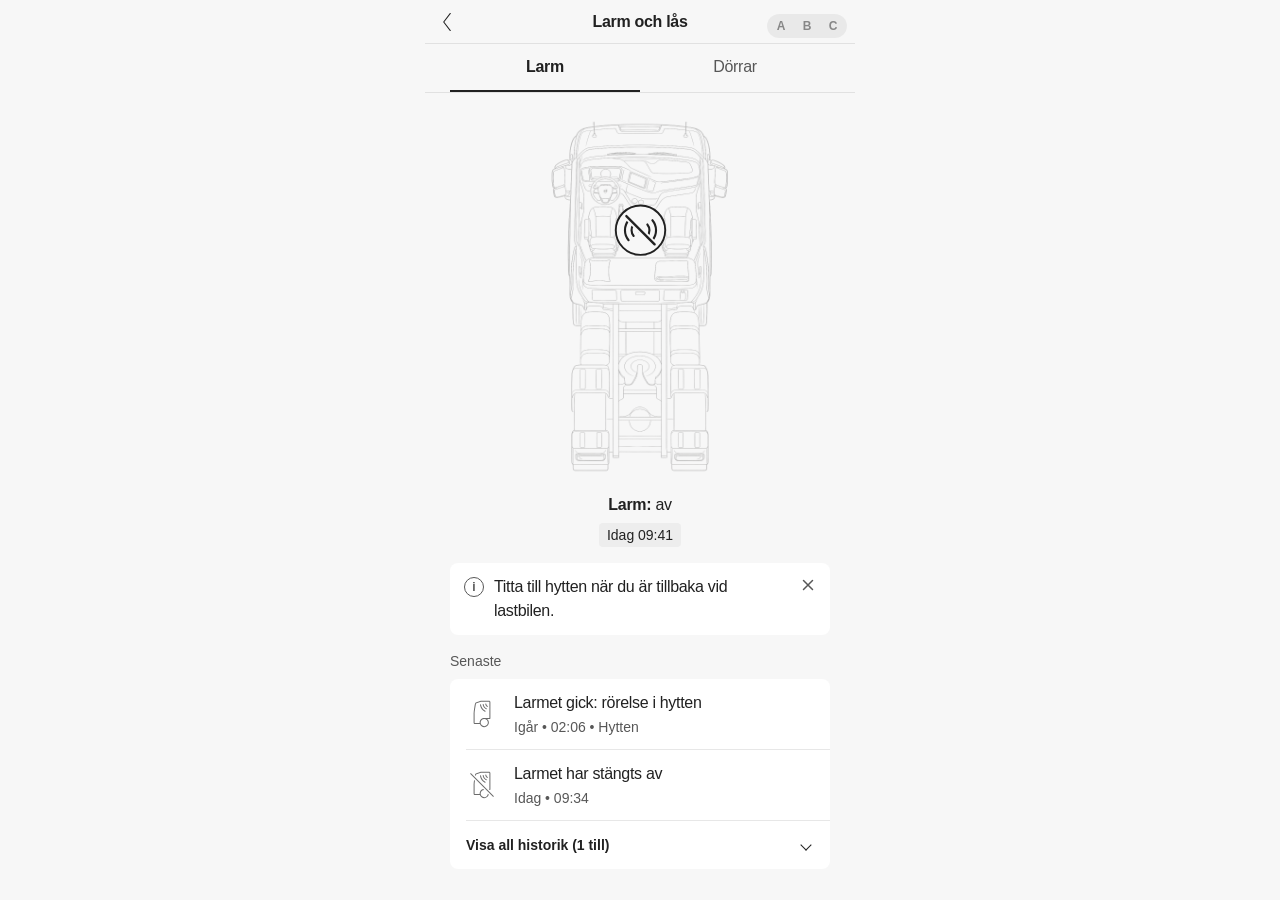
<file: index.html>
<!doctype html>
<html lang="sv">
<head>
  <meta charset="utf-8" />
  <meta name="viewport" content="width=device-width, initial-scale=1, viewport-fit=cover" />
  <meta name="color-scheme" content="light dark" />
  <title>Larm och lås</title>
  <link rel="stylesheet" href="styles.css?v=20261111h" />
</head>
<body>
  <div class="screen">
    <!-- App bar (no fake iOS status bar: the phone shows its own) -->
    <header class="app-bar">
      <nav class="nav-bar">
        <button class="icon-button" type="button" aria-label="Tillbaka" id="back-button">
          <img src="assets/icons/chevron-left.svg" alt="" />
        </button>
        <h1 class="nav-bar__title">Larm och lås</h1>
        <img class="nav-bar__divider" src="assets/icons/divider-line-appbar.svg" alt="" />
      </nav>
      <div class="tabs" role="tablist" aria-label="Larm och dörrar">
        <button class="tabs__tab" type="button" role="tab" id="tab-alarm" aria-controls="panel-alarm" aria-selected="true">Larm</button>
        <button class="tabs__tab" type="button" role="tab" id="tab-doors" aria-controls="panel-doors" aria-selected="false" tabindex="-1">Dörrar</button>
      </div>
    </header>

    <main class="content">
      <!-- Alarm tab: the same truck line drawing as Doors (Figma 24:6658).
           Alarm on = sensor waves inside the cab; alarm off = no waves. -->
      <section class="tab-panel" role="tabpanel" id="panel-alarm" aria-labelledby="tab-alarm">
        <div class="status-hero status-hero--truck" id="alarm-hero" data-view="line">
          <!-- Simple layout (?layout=simple): one Volvo DS status icon instead of the truck image -->
          <img class="status-icon" id="alarm-icon" src="" alt="" draggable="false" />
          <!-- Photo version: the truck itself is the alarm on/off button (set up by app.js) -->
          <div class="door-figure" id="alarm-figure">
            <img class="status-hero__image" id="alarm-image" src="assets/images/truck-top-line.png" alt="" draggable="false" />
            <svg class="door-overlay" id="alarm-overlay" viewBox="0 0 1024 1536" aria-hidden="true" focusable="false"></svg>
            <!-- Photo version: what tapping the truck does ("Tap to turn on"), under the sensor spot -->
            <span class="truck-hint" id="alarm-hint" aria-hidden="true" hidden></span>
          </div>
          <!-- Photo version, first visit: explains that the truck is the alarm button -->
          <div class="coach" id="alarm-coach" role="dialog" aria-labelledby="alarm-coach-text" hidden>
            <p class="coach__text" id="alarm-coach-text"><strong>Tryck på lastbilen</strong> för att slå på eller stänga av larmet.</p>
            <button class="coach__ok" type="button" id="alarm-coach-ok">Uppfattat</button>
          </div>
          <div class="status-hero__heading">
            <p class="status-hero__label"><strong>Larm:</strong> <span id="alarm-state"></span></p>
          </div>
          <div class="check" id="alarm-check" aria-live="polite"></div>
        </div>
        <!-- Direction line: what to do next, only when needed. Sits under the stamp. -->
        <div class="direction" id="alarm-direction" hidden>
          <p class="direction__text" id="alarm-direction-text"></p>
          <button class="direction__close" type="button" id="alarm-direction-close" aria-label="Stäng">
            <svg width="16" height="16" viewBox="0 0 16 16" aria-hidden="true"><path d="M3.5 3.5l9 9M12.5 3.5l-9 9" stroke="currentColor" stroke-width="1.5" stroke-linecap="round" /></svg>
          </button>
        </div>
        <div class="action-slot" id="alarm-action" aria-live="polite"></div>
        <div class="history" id="history-alarm"></div>
      </section>

      <!-- Doors tab: door lock state only, on the truck line drawing (Figma 24:6658). -->
      <section class="tab-panel" role="tabpanel" id="panel-doors" aria-labelledby="tab-doors" hidden>
        <div class="status-hero status-hero--truck" id="doors-hero" data-view="line">
          <!-- Simple layout (?layout=simple): one Volvo DS status icon instead of the truck image -->
          <img class="status-icon" id="doors-icon" src="" alt="" draggable="false" />
          <!-- Door overlay: red line on an unlocked door, red swung-out line on an open door.
               Coordinates are in the line drawing's pixel space (1024 x 1536). -->
          <div class="door-figure">
            <img class="status-hero__image" id="doors-image" src="assets/images/truck-top-line.png" alt="" draggable="false" />
            <svg class="door-overlay" id="door-overlay" viewBox="0 0 1024 1536" aria-hidden="true" focusable="false"></svg>
          </div>
          <p class="status-hero__label"><strong id="doors-subject">Dörrar:</strong> <span id="doors-state"></span></p>
          <div class="check" id="doors-check" aria-live="polite"></div>
        </div>
        <!-- Direction line: what to do next, only when needed. Sits under the stamp. -->
        <div class="direction" id="doors-direction" hidden>
          <p class="direction__text" id="doors-direction-text"></p>
          <button class="direction__close" type="button" id="doors-direction-close" aria-label="Stäng">
            <svg width="16" height="16" viewBox="0 0 16 16" aria-hidden="true"><path d="M3.5 3.5l9 9M12.5 3.5l-9 9" stroke="currentColor" stroke-width="1.5" stroke-linecap="round" /></svg>
          </button>
        </div>
        <div class="action-slot" id="doors-action" aria-live="polite"></div>
        <div class="history" id="history-doors"></div>
      </section>

      <!-- Alternative C (?alt=c): alarm and doors on ONE screen, no tabs (mentor: the "here and now"
           matters most, and the doors must be locked before the alarm can be on). Cab line drawing. -->
      <section class="tab-panel" id="panel-combined" aria-label="Larm och dörrar" hidden>
        <div class="status-hero status-hero--truck" id="combined-hero" data-view="cab">
          <div class="door-figure">
            <img class="status-hero__image" id="combined-image" src="assets/images/truck-top-line.png" alt="" draggable="false" />
            <svg class="door-overlay" id="combined-overlay" viewBox="0 0 1024 1536" aria-hidden="true" focusable="false"></svg>
            <!-- What the next tap does ("Tap to lock", "Tap to turn on"), placed by app.js -->
            <span class="truck-hint c-hint" id="combined-hint" aria-hidden="true" hidden></span>
          </div>
          <div class="check" id="combined-check" aria-live="polite"></div>
        </div>
        <ul class="list status-list" id="combined-status"></ul>
        <div class="direction" id="combined-direction" hidden>
          <p class="direction__text" id="combined-direction-text"></p>
          <button class="direction__close" type="button" id="combined-direction-close" aria-label="Stäng">
            <svg width="16" height="16" viewBox="0 0 16 16" aria-hidden="true"><path d="M3.5 3.5l9 9M12.5 3.5l-9 9" stroke="currentColor" stroke-width="1.5" stroke-linecap="round" /></svg>
          </button>
        </div>
        <div class="history" id="history-combined"></div>
      </section>
    </main>

    <!-- Full history page (?history=split): opened by "See all history" under the Recent list -->
    <section class="history-page" id="history-page" role="dialog" aria-modal="true" aria-labelledby="history-page-title" hidden>
      <nav class="nav-bar history-page__bar">
        <button class="icon-button" type="button" aria-label="Tillbaka" id="history-page-back">
          <img src="assets/icons/chevron-left.svg" alt="" />
        </button>
        <h2 class="nav-bar__title" id="history-page-title">Historik</h2>
        <img class="nav-bar__divider" src="assets/icons/divider-line-appbar.svg" alt="" />
      </nav>
      <div class="history" id="history-page-body"></div>
    </section>

  </div>

  <script src="app.js?v=20261111l"></script>
  <script src="switcher.js?v=20261111g"></script>
</body>
</html>
</file>
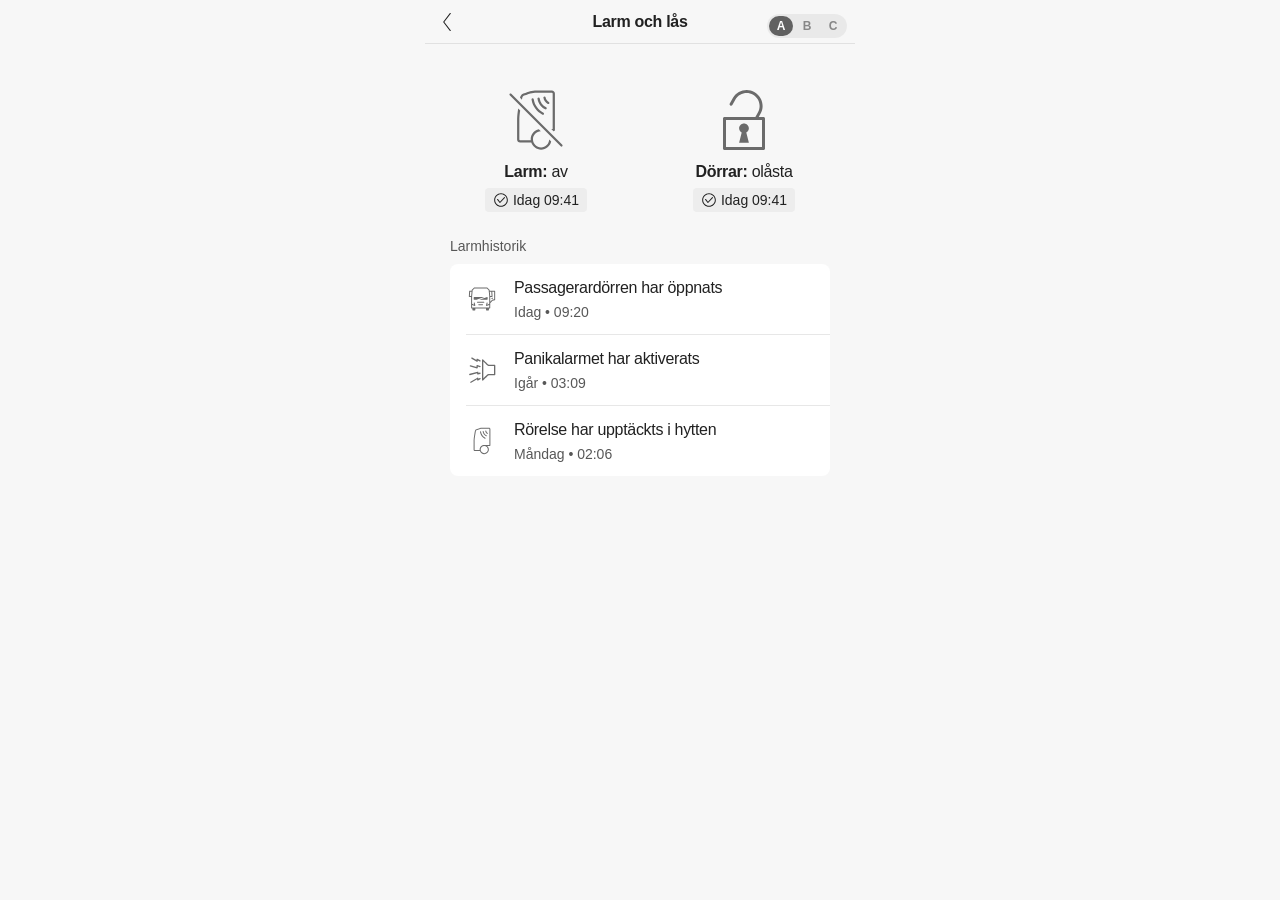
<file: a/index.html>
<!doctype html>
<html lang="sv">
<head>
  <meta charset="utf-8" />
  <meta name="viewport" content="width=device-width, initial-scale=1, viewport-fit=cover" />
  <title>Larm och lås</title>
  <link rel="stylesheet" href="styles.css?v=20261111h" />
</head>
<body>
  <div class="screen">
    <!-- App bar (no fake iOS status bar: the phone shows its own) -->
    <header class="app-bar">
      <nav class="nav-bar">
        <button class="icon-button" type="button" aria-label="Tillbaka" id="back-button">
          <img src="../assets/icons/chevron-left.svg" alt="" />
        </button>
        <h1 class="nav-bar__title">Larm och lås</h1>
        <img class="nav-bar__divider" src="../assets/icons/divider-line-appbar.svg" alt="" />
      </nav>
    </header>

    <main class="content">
      <!-- Current alarm / door status -->
      <section class="status-overview" aria-label="Aktuellt läge">
        <div class="status-item">
          <img class="status-item__icon" src="../assets/icons/motion-sensor-cab-disabled.svg" alt="" draggable="false" />
          <p class="status-item__label"><strong>Larm:</strong> <span>av</span></p>
          <span class="tag">
            <img class="tag__icon" src="../assets/icons/checkmark-circle.svg" alt="" draggable="false" />
            <span>Idag 09:41</span>
          </span>
        </div>
        <div class="status-item">
          <img class="status-item__icon" src="../assets/icons/lock-unlocked.svg" alt="" draggable="false" />
          <p class="status-item__label"><strong>Dörrar:</strong> <span>olåsta</span></p>
          <span class="tag">
            <img class="tag__icon" src="../assets/icons/checkmark-circle.svg" alt="" draggable="false" />
            <span>Idag 09:41</span>
          </span>
        </div>
      </section>

      <!-- Event history, rendered from data in app.js -->
      <div class="history" id="history"></div>
    </main>

  </div>

  <script src="app.js?v=20261111l"></script>
  <script src="../switcher.js?v=20261111g"></script>
</body>
</html>
</file>
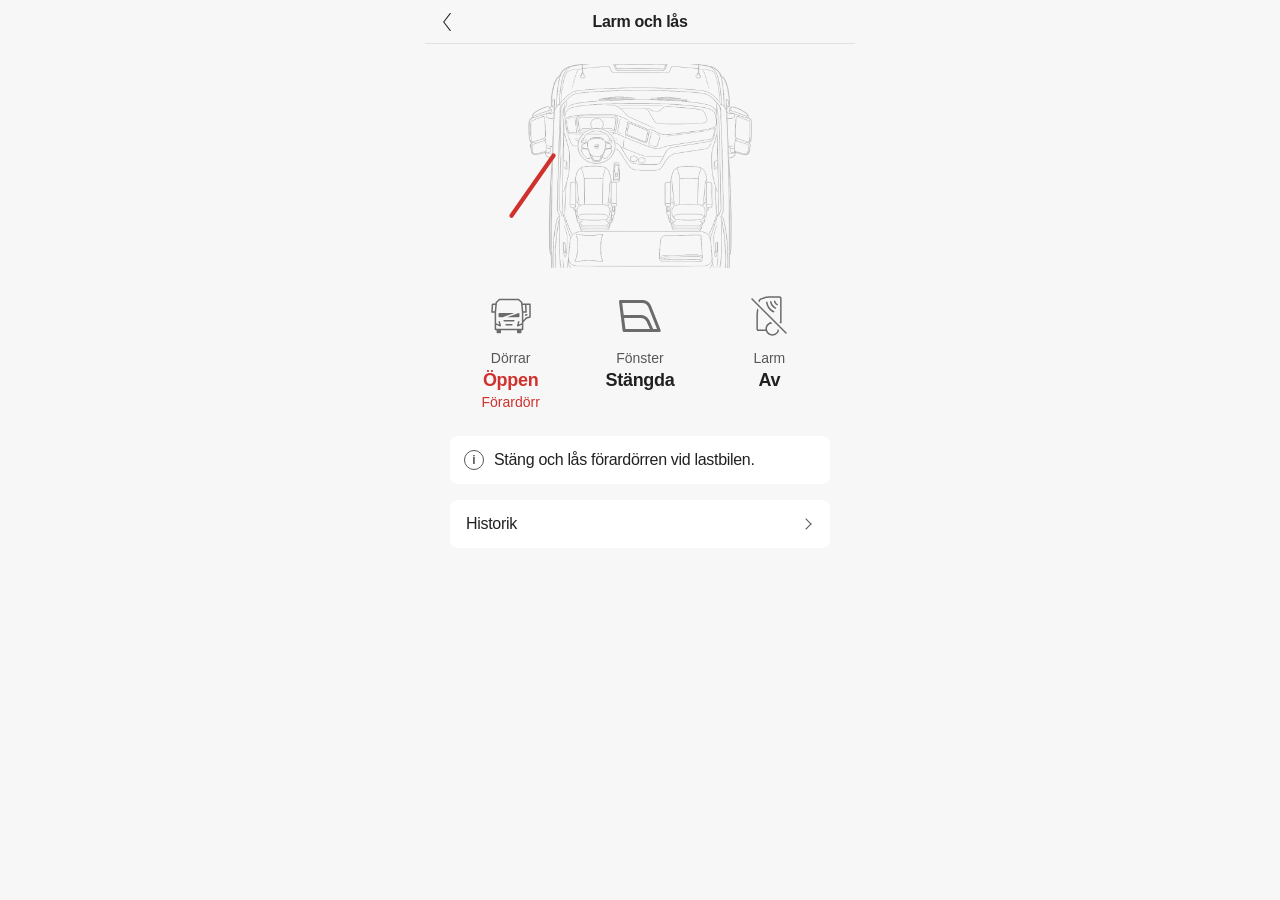
<file: concept.html>
<!doctype html>
<html lang="sv">
<head>
  <meta charset="utf-8" />
  <meta name="viewport" content="width=device-width, initial-scale=1, viewport-fit=cover" />
  <meta name="color-scheme" content="light dark" />
  <title>Larm och lås</title>
  <link rel="stylesheet" href="styles.css?v=20261111h" />
  <link rel="stylesheet" href="concept.css?v=20261113d" />
</head>
<body>
  <!-- Design concepts after the user test: B's picture and red door + C's one screen + A's
       minimal icons and words. ?v=1 | 2 | 3 picks the concept, ?s=2 all locked + alarm on,
       ?window=open driver window open, ?truck=photo photo, ?theme=dark|light -->
  <div class="screen">
    <header class="app-bar">
      <nav class="nav-bar">
        <a class="icon-button" href="dashboard.html" aria-label="Tillbaka">
          <img src="assets/icons/chevron-left.svg" alt="" />
        </a>
        <h1 class="nav-bar__title">Larm och lås</h1>
        <img class="nav-bar__divider" src="assets/icons/divider-line-appbar.svg" alt="" />
      </nav>
    </header>
    <main class="content k-content" id="k-main"></main>
  </div>
  <script src="concept.js?v=20261113d"></script>
</body>
</html>
</file>
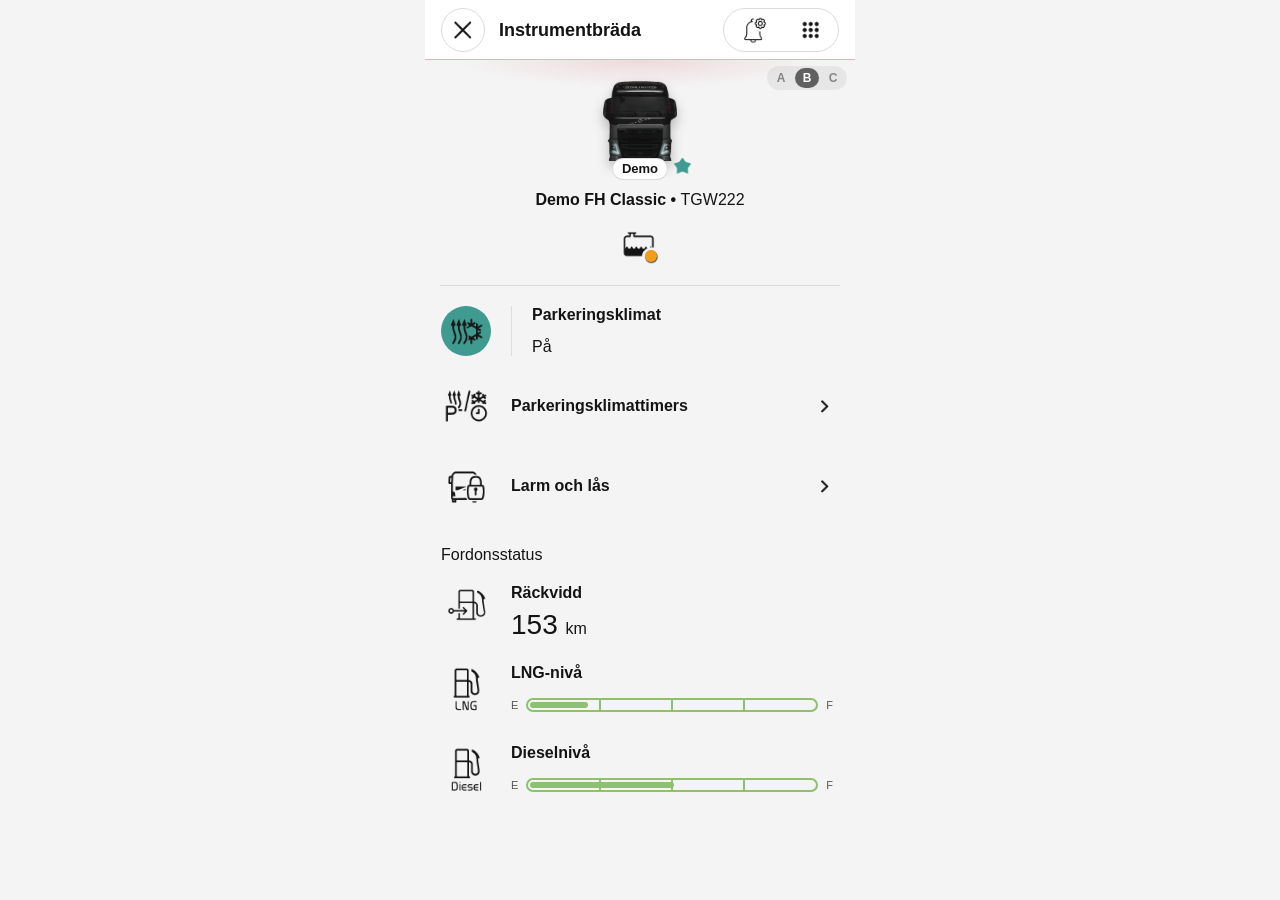
<file: dashboard.html>
<!doctype html>
<html lang="sv">
<head>
  <meta charset="utf-8" />
  <meta name="viewport" content="width=device-width, initial-scale=1, viewport-fit=cover" />
  <meta name="color-scheme" content="light dark" />
  <title>Instrumentbräda</title>
  <link rel="stylesheet" href="flow.css?v=20261111h" />
</head>
<body>
  <div class="screen">
    <header class="bar">
      <nav class="dash-bar">
        <a class="round-button" data-flow="vehicles" href="vehicles.html" aria-label="Stäng">
          <span class="ico ico--close" aria-hidden="true"></span>
        </a>
        <h1 class="dash-bar__title">Instrumentbräda</h1>
        <!-- Notifications and menu: context only, not buttons in the prototype -->
        <span class="dash-bar__pill" aria-hidden="true">
          <span class="ico ico--bell"></span>
          <span class="ico ico--grid"></span>
        </span>
      </nav>
    </header>
    <div class="glow" aria-hidden="true"></div>

    <main class="dash">
      <section class="truck">
        <img class="truck__img" src="assets/images/fleet/fh-classic-front.png" alt="" />
        <span class="truck__badge"><span>Demo</span>
          <span class="ico ico--star-filled" role="img" aria-label="Primär lastbil"></span>
        </span>
        <p class="truck__name">Demo FH Classic • <b>TGW222</b></p>
        <span class="truck__tank" aria-label="AdBlue: låg nivå">
          <span class="ico ico--tank"></span><i></i>
        </span>
      </section>
      <div class="dash__divider"></div>

      <div class="row climate">
        <span class="row__icon">
          <span class="ico ico--climate"></span>
        </span>
        <span class="climate__sep"></span>
        <div><p class="row__text">Parkeringsklimat</p><p class="row__text row__state">På</p></div>
      </div>

      <div class="row">
        <span class="row__icon">
          <span class="ico ico--climate-timers"></span>
        </span>
        <p class="row__text">Parkeringsklimattimers</p>
        <span class="ico ico--chevron row__chev" aria-hidden="true"></span>
      </div>

      <!-- The task: this row opens the Alarm & Lock screen of the chosen alternative -->
      <a class="row" data-flow="alarm" href="index.html?alt=b">
        <span class="row__icon">
          <span class="ico ico--alarm-lock"></span>
        </span>
        <p class="row__text">Larm och lås</p>
        <span class="ico ico--chevron row__chev" aria-hidden="true"></span>
      </a>

      <h2 class="section">Fordonsstatus</h2>

      <div class="row metric">
        <span class="row__icon">
          <span class="ico ico--range"></span>
        </span>
        <div class="metric__body"><p class="metric__label">Räckvidd</p><p class="metric__value">153 <small>km</small></p></div>
      </div>

      <div class="row metric">
        <span class="row__icon">
          <span class="ico ico--fuel-lng"></span>
        </span>
        <div class="metric__body"><p class="metric__label">LNG-nivå</p>
          <div class="fuel" aria-label="LNG-nivå cirka 20 procent">E<span class="fuel__bar"><span style="width:20%"></span></span>F</div></div>
      </div>

      <div class="row metric">
        <span class="row__icon">
          <span class="ico ico--fuel-diesel"></span>
        </span>
        <div class="metric__body"><p class="metric__label">Dieselnivå</p>
          <div class="fuel" aria-label="Dieselnivå cirka 50 procent">E<span class="fuel__bar"><span style="width:50%"></span></span>F</div></div>
      </div>
    </main>
  </div>
  <script src="flow.js?v=20261111b"></script>
  <script src="switcher.js?v=20261111g"></script>
</body>
</html>
</file>
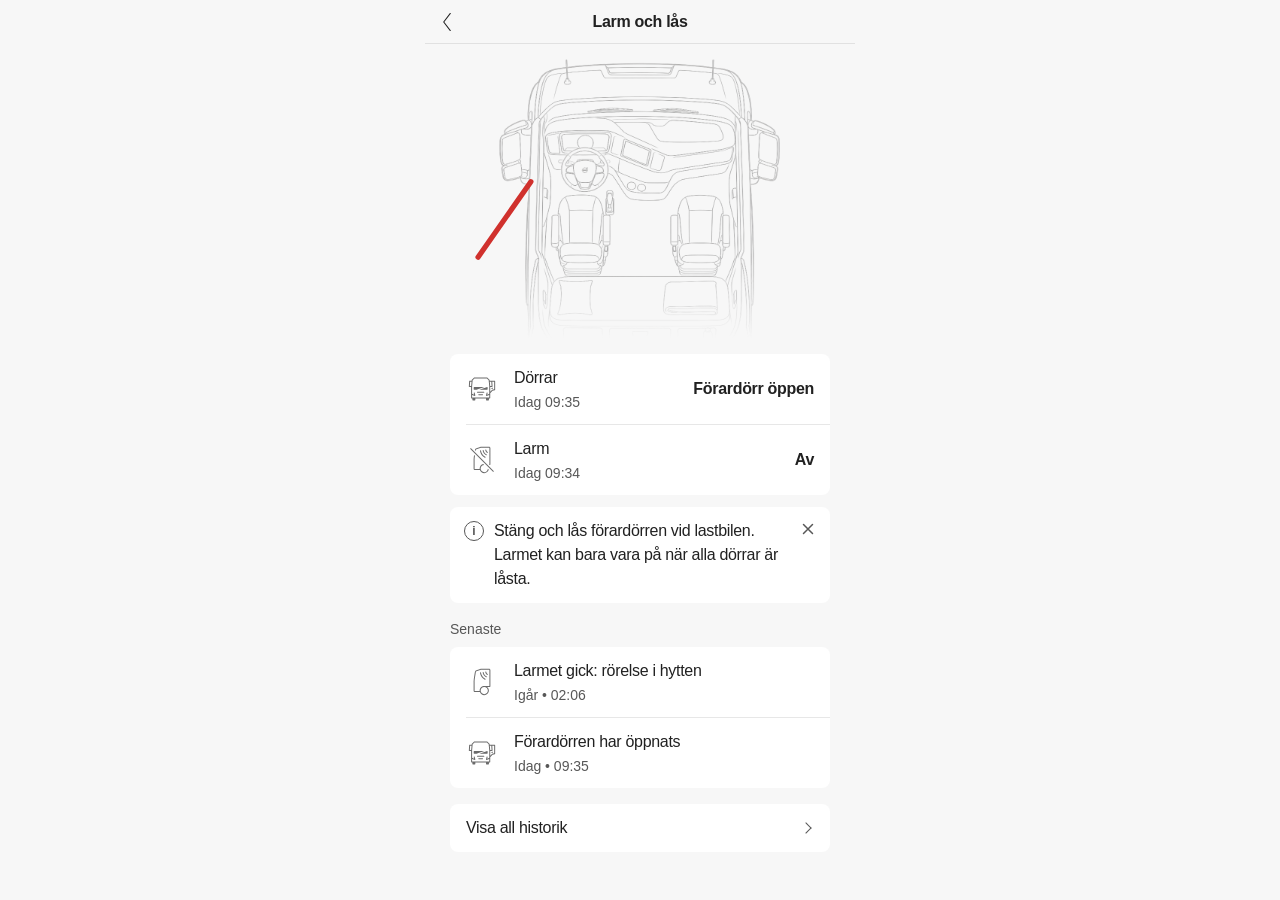
<file: final.html>
<!doctype html>
<html lang="sv">
<head>
  <meta charset="utf-8" />
  <meta name="viewport" content="width=device-width, initial-scale=1, viewport-fit=cover" />
  <meta name="color-scheme" content="light dark" />
  <title>Larm och lås</title>
  <link rel="stylesheet" href="styles.css?v=20261111h" />
  <link rel="stylesheet" href="final.css?v=20261114c" />
</head>
<body>
  <!-- Final design: C's layout (the steadiest in the test) with what the test asked for:
       - each row says when that state began (all 5 read "Idag 09:41" as the event time)
       - an open window: push notification (notis.html), a short red line by the window on the drawing, reminder box
       - no crossed-out badge when the alarm is off (P1 did not recognise it); waves when it is on
       - events on their own Historik page (by day, who, 30 days, share)
       ?s=2 all locked + alarm on · ?window=open · ?view=whole · ?layout=icons · ?history=open · ?theme=dark|light -->
  <div class="screen">
    <header class="app-bar">
      <nav class="nav-bar">
        <a class="icon-button" href="dashboard.html" aria-label="Tillbaka">
          <img src="assets/icons/chevron-left.svg" alt="" />
        </a>
        <h1 class="nav-bar__title">Larm och lås</h1>
        <img class="nav-bar__divider" src="assets/icons/divider-line-appbar.svg" alt="" />
      </nav>
    </header>

    <main class="content">
      <!-- The truck: C's cab view; line drawing or photo (?truck=photo) -->
      <div class="status-hero status-hero--truck f-hero" id="f-hero">
        <div class="f-stage" id="f-stage">
          <div class="f-zoom">
            <img class="f-zoom__image" src="assets/images/truck-top-line.png" alt="" draggable="false" />
            <svg class="door-overlay f-zoom__overlay" id="f-overlay" viewBox="0 0 1024 1536" aria-hidden="true" focusable="false"></svg>
          </div>
        </div>
      </div>

      <!-- Doors, windows, alarm: C's rows, the time = when that state began -->
      <ul class="list status-list" id="f-status" aria-label="Dörrar, fönster och larm"></ul>
      <!-- ?layout=icons: three icons only, the words on tap -->
      <ul class="f-icons" id="f-icons" aria-label="Dörrar, fönster och larm" hidden></ul>
      <p class="f-icons-tip" id="f-icons-tip" role="status" hidden></p>

      <!-- Reminder: C's neutral info box, only when something needs doing -->
      <div class="direction" id="f-action" hidden>
        <p class="direction__text" id="f-action-text"></p>
        <button class="direction__close" type="button" id="f-action-close" aria-label="Stäng">
          <svg width="16" height="16" viewBox="0 0 16 16" aria-hidden="true"><path d="M3.5 3.5l9 9M12.5 3.5l-9 9" stroke="currentColor" stroke-width="1.5" stroke-linecap="round" /></svg>
        </button>
      </div>

      <div class="history">
        <!-- Senaste: the two latest events (an alarm that went off first), as tested in C; the rest on the Historik page -->
        <section class="list-group">
          <p class="list-group__label">Senaste</p>
          <ul class="list" id="f-recent"></ul>
        </section>
        <button class="history-link" type="button" id="f-all">Visa all historik</button>
      </div>
    </main>

    <!-- History page: all events by day, newest first; alarms that went off stand out -->
    <section class="history-page" id="f-history-page" role="dialog" aria-modal="true" aria-labelledby="f-history-title" hidden>
      <nav class="nav-bar history-page__bar">
        <button class="icon-button" type="button" aria-label="Tillbaka" id="f-history-back">
          <img src="assets/icons/chevron-left.svg" alt="" />
        </button>
        <h2 class="nav-bar__title" id="f-history-title">Historik</h2>
        <img class="nav-bar__divider" src="assets/icons/divider-line-appbar.svg" alt="" />
      </nav>
      <div class="f-history" id="f-history"></div>
    </section>
  </div>

  <script src="final.js?v=20261114a"></script>
</body>
</html>
</file>
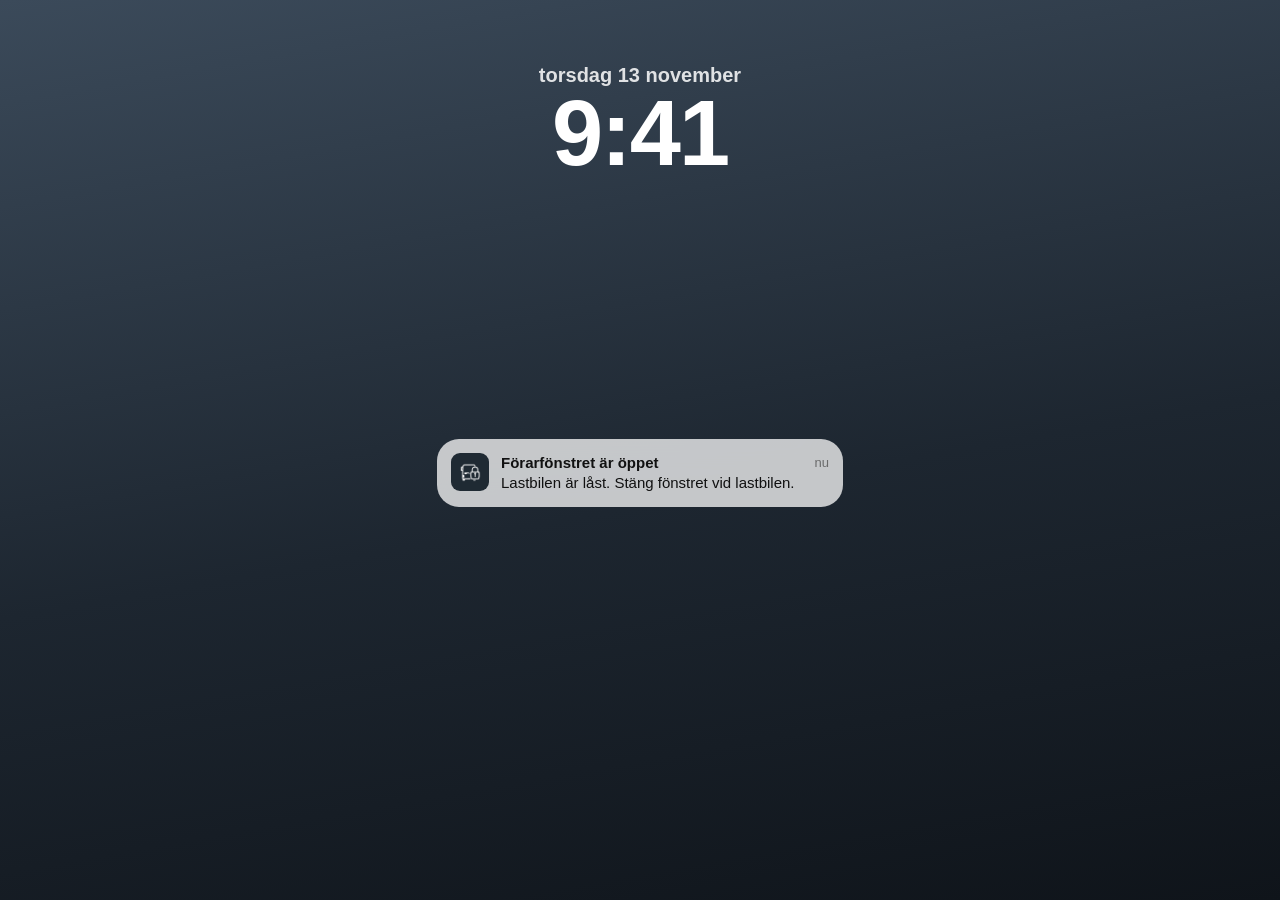
<file: notis.html>
<!doctype html>
<html lang="sv">
<head>
  <meta charset="utf-8" />
  <meta name="viewport" content="width=device-width, initial-scale=1, viewport-fit=cover" />
  <title>Notis – fönster öppet</title>
  <style>
    /* Push notification proposal: an open window is not a row on the screen, it is a notification
       when the truck is locked with a window open (like the Volvo Cars app). Tap = opens Larm och lås. */
    * { box-sizing: border-box; }
    html, body { margin: 0; height: 100%; }
    body {
      font-family: -apple-system, BlinkMacSystemFont, "SF Pro Text", "Helvetica Neue", Arial, sans-serif;
      -webkit-font-smoothing: antialiased;
      background: linear-gradient(170deg, #3b4a5a 0%, #1d2630 55%, #0f141a 100%);
      color: #fff;
    }
    .lock {
      max-width: 430px;
      min-height: 100vh;
      margin: 0 auto;
      padding: calc(64px + env(safe-area-inset-top)) 12px 24px;
      display: flex;
      flex-direction: column;
      align-items: center;
    }
    .lock__date { margin: 0; font-size: 20px; font-weight: 600; opacity: 0.85; }
    .lock__time { margin: 0; font-size: 92px; line-height: 1; font-weight: 700; letter-spacing: -2px; }
    .notis {
      display: flex;
      gap: 12px;
      width: 100%;
      margin-top: 260px;
      padding: 14px;
      border-radius: 22px;
      background: rgba(245, 245, 245, 0.78);
      color: #111;
      text-decoration: none;
      -webkit-backdrop-filter: blur(20px);
      backdrop-filter: blur(20px);
    }
    .notis__icon {
      flex-shrink: 0;
      width: 38px;
      height: 38px;
      border-radius: 9px;
      background: #1f2a33;
      display: grid;
      place-items: center;
    }
    .notis__glyph {
      width: 22px;
      height: 22px;
      background: #fff;
      -webkit-mask: url(assets/icons/app/alarm-lock.png) center / contain no-repeat;
      mask: url(assets/icons/app/alarm-lock.png) center / contain no-repeat;
    }
    .notis__body { flex: 1; min-width: 0; }
    .notis__head { display: flex; justify-content: space-between; gap: 8px; }
    .notis__title { margin: 0; font-size: 15px; line-height: 20px; font-weight: 600; }
    .notis__when { margin: 0; font-size: 13px; line-height: 20px; color: #6b6b6b; }
    .notis__text { margin: 2px 0 0; font-size: 15px; line-height: 20px; }
  </style>
</head>
<body>
  <main class="lock">
    <p class="lock__date">torsdag 13 november</p>
    <p class="lock__time">9:41</p>
    <a class="notis" href="final.html?s=2&amp;window=open">
      <span class="notis__icon"><span class="notis__glyph"></span></span>
      <span class="notis__body">
        <span class="notis__head">
          <span class="notis__title">Förarfönstret är öppet</span>
          <span class="notis__when">nu</span>
        </span>
        <span class="notis__text">Lastbilen är låst. Stäng fönstret vid lastbilen.</span>
      </span>
    </a>
  </main>
</body>
</html>
</file>
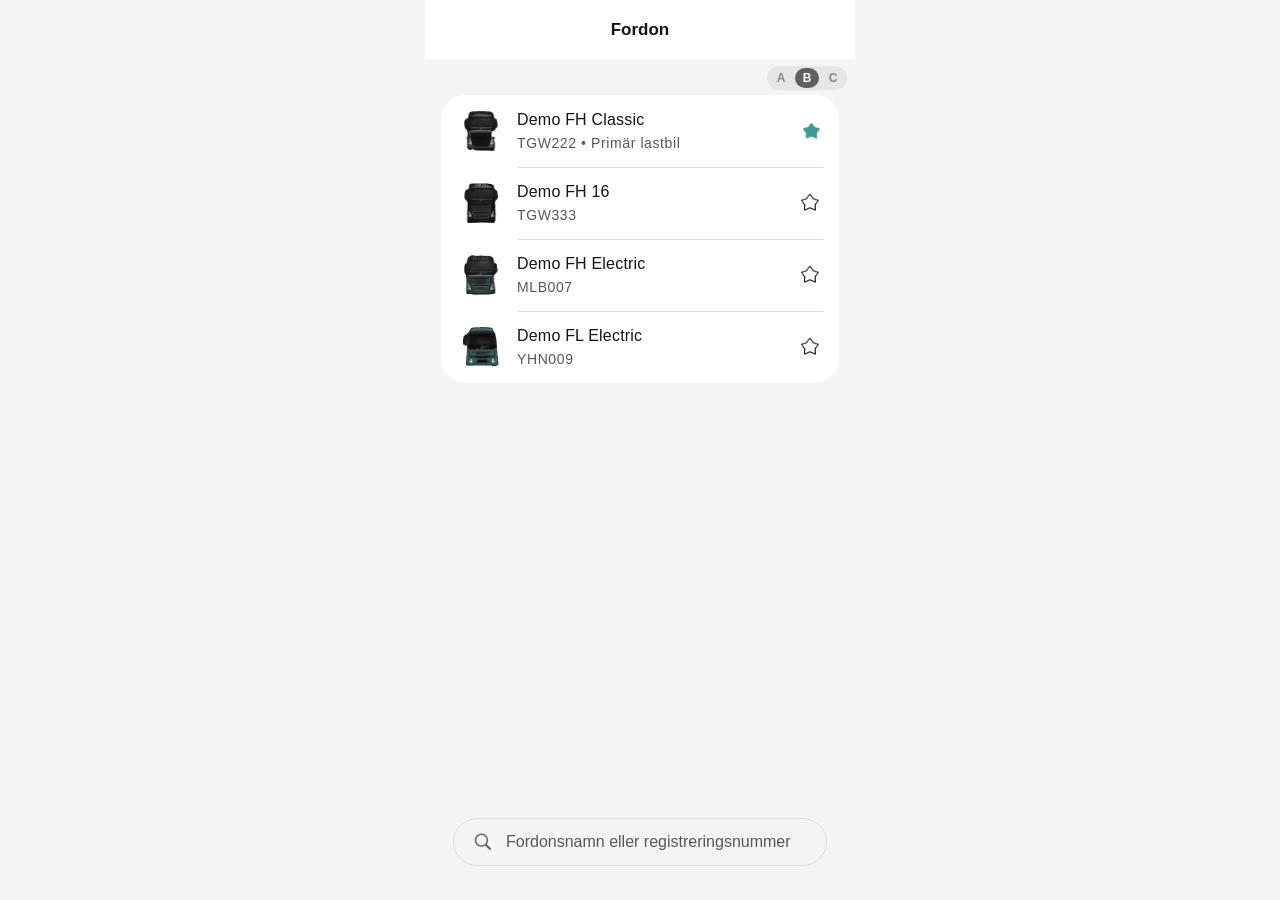
<file: vehicles.html>
<!doctype html>
<html lang="sv">
<head>
  <meta charset="utf-8" />
  <meta name="viewport" content="width=device-width, initial-scale=1, viewport-fit=cover" />
  <meta name="color-scheme" content="light dark" />
  <title>Fordon</title>
  <link rel="stylesheet" href="flow.css?v=20261111h" />
</head>
<body>
  <div class="screen">
    <header class="bar">
      <h1 class="title-bar" style="margin:0">Fordon</h1>
    </header>

    <!-- Only the first truck opens the flow (user test); the others are shown for context. -->
    <ul class="fleet" aria-label="Fordon">
      <li style="display:contents">
        <a class="fleet__item" data-flow="dashboard" href="dashboard.html">
          <img class="fleet__thumb" src="assets/images/fleet/thumb-1.png" alt="" />
          <span class="fleet__text">
            <p class="fleet__name">Demo FH Classic</p>
            <p class="fleet__sub">TGW222 • Primär lastbil</p>
          </span>
          <span class="ico ico--star-filled fleet__star--primary" role="img" aria-label="Primär lastbil"></span>
        </a>
      </li>
      <li class="fleet__item">
        <img class="fleet__thumb" src="assets/images/fleet/thumb-2.png" alt="" />
        <span class="fleet__text"><p class="fleet__name">Demo FH 16</p><p class="fleet__sub">TGW333</p></span>
        <span class="ico ico--star-outline" aria-hidden="true"></span>
      </li>
      <li class="fleet__item">
        <img class="fleet__thumb" src="assets/images/fleet/thumb-3.png" alt="" />
        <span class="fleet__text"><p class="fleet__name">Demo FH Electric</p><p class="fleet__sub">MLB007</p></span>
        <span class="ico ico--star-outline" aria-hidden="true"></span>
      </li>
      <li class="fleet__item">
        <img class="fleet__thumb" src="assets/images/fleet/thumb-4.png" alt="" />
        <span class="fleet__text"><p class="fleet__name">Demo FL Electric</p><p class="fleet__sub">YHN009</p></span>
        <span class="ico ico--star-outline" aria-hidden="true"></span>
      </li>
    </ul>

    <!-- Search: shown for context, not active in the prototype -->
    <div class="search" aria-hidden="true">
      <span class="ico ico--search"></span>
      <span>Fordonsnamn eller registreringsnummer</span>
    </div>
  </div>
  <script src="flow.js?v=20261111b"></script>
  <script src="switcher.js?v=20261111g"></script>
</body>
</html>
</file>
<file: styles.css>
/*
 * Alarm & Lock screen (Figma "My truck", node 1:20910; 430px wide, 1x).
 */

:root {
  /* color */
  --color-background-default: #f7f7f7;
  --color-surface-card: #ffffff;
  --color-surface-tag: #ededed;
  --color-text-primary: #212121;
  --color-text-secondary: #575757;
  /* Color meaning (mentor feedback, as in the Volvo Trucks app):
     red   = serious danger to people or the truck only (not used on this screen),
     amber = the system knows what the user tried and it failed (a remote command, reaching the truck),
     neutral info box (like the DS Admonition) = advice without a known intent ("Close and lock it…").
     Door marks and sensor waves use ink / icon gray, not a status color. */
  --color-text-warning: #b3261e;
  --color-door-mark: var(--color-text-primary);
  /* Warning box, same amber as warnings in the Volvo Trucks app ("Antal problem: 1") */
  --color-surface-warning: #f5be4f;
  /* Amber dot / ring for unchecked events: darker than the box so it reads on white (3:1+) */
  --color-attention-mark: #b07400;
  /* Icon gray used by the Volvo DS icons (e.g. Motion Sensor Cab) */
  --color-icon: #6b6b6b;
  --color-divider: #e1e1e1;
  --color-button-primary: #212121;
  --color-button-primary-text: #ffffff;
  /* Text on the amber warning box stays dark in both themes */
  --color-on-warning: #212121;
  --color-pressed: rgba(20, 20, 20, 0.08);

  /* radius */
  --radius-default: 4px;
  --radius-large: 8px;

  /* typography (SF Pro in the design = the Apple system font) */
  --font-family: -apple-system, BlinkMacSystemFont, "SF Pro Text", "SF Pro", "Helvetica Neue", Arial, sans-serif;
  --body-size: 16px;
  --body-line-height: 24px;
  --body-letter-spacing: -0.3125px;
  --caption-size: 14px;
  --caption-line-height: 20px;
  --caption-letter-spacing: -0.0104px;

  /* layout */
  --page-gutter: 25px;
}

/* ---------- Night mode ----------
   Follows the phone's dark mode; ?theme=dark or ?theme=light overrides it (set by app.js).
   Dark colors follow the Volvo Trucks app at night: near-black background, dark cards,
   light text, amber warning box unchanged. */
:root[data-theme="dark"] {
  color-scheme: dark;
  --color-background-default: #141414;
  --color-surface-card: #232323;
  --color-surface-tag: #2e2e2e;
  --color-text-primary: #f2f2f2;
  --color-text-secondary: #b0b0b0;
  --color-text-warning: #ff7a6e;
  --color-icon: #a3a3a3;
  --color-divider: #333333;
  --color-button-primary: #f2f2f2;
  --color-button-primary-text: #141414;
  --color-pressed: rgba(255, 255, 255, 0.12);
  --color-attention-mark: #f5be4f;
}

/* The exported SVG icons have fixed light-mode colors: flip them for the dark background */
:root[data-theme="dark"] .status-bar img,
:root[data-theme="dark"] .icon-button img,
:root[data-theme="dark"] .list-item__icon img,
:root[data-theme="dark"] .tag__icon {
  filter: invert(1);
}

:root[data-theme="dark"] .nav-bar__divider,
:root[data-theme="dark"] .list-item__divider {
  filter: brightness(0.24);
}

/* Line drawing: slightly softer so it doesn't glow on black */
:root[data-theme="dark"] [data-view="line"] .status-hero__image {
  opacity: 0.8;
}

*,
*::before,
*::after {
  box-sizing: border-box;
}

html,
body {
  margin: 0;
  background: var(--color-background-default);
  color: var(--color-text-primary);
  font-family: var(--font-family);
  -webkit-font-smoothing: antialiased;
}

p,
h1 {
  margin: 0;
}

img {
  display: block;
}

.screen {
  max-width: 430px;
  min-height: 100vh;
  margin: 0 auto;
  display: flex;
  flex-direction: column;
  background: var(--color-background-default);
}

/* ---------- App bar ---------- */

.app-bar {
  position: sticky;
  top: 0;
  z-index: 1;
  background: var(--color-background-default);
  padding-top: env(safe-area-inset-top);
}

.status-bar {
  display: flex;
  justify-content: space-between;
  min-height: 54px;
}

.status-bar__time {
  width: 138px;
  height: 54px;
}

.status-bar__icons {
  width: 143px;
  height: 54px;
}

.nav-bar {
  position: relative;
  display: flex;
  align-items: center;
}

.icon-button {
  display: flex;
  align-items: center;
  justify-content: center;
  padding: 10px;
  border: 0;
  border-radius: 99px;
  background: transparent;
  cursor: pointer;
}

.icon-button:active {
  background: var(--color-pressed);
}

.icon-button img {
  width: 24px;
  height: 24px;
}

.nav-bar__title {
  position: absolute;
  left: 50%;
  top: 50%;
  transform: translate(-50%, -50%);
  font-size: 16px;
  line-height: 24px;
  font-weight: 700;
  letter-spacing: var(--body-letter-spacing);
  white-space: nowrap;
}

.nav-bar__divider {
  position: absolute;
  left: 0;
  right: 0;
  bottom: 0;
  width: 100%;
  height: 1px;
}

/* ---------- Tabs (Alarm / Doors) ---------- */

.tabs {
  display: flex;
  padding: 0 var(--page-gutter);
  border-bottom: 1px solid var(--color-divider);
}

.tabs__tab {
  flex: 1;
  height: 48px;
  margin: 0;
  padding: 0;
  border: 0;
  border-bottom: 2px solid transparent;
  background: transparent;
  color: var(--color-text-secondary);
  font: inherit;
  font-size: var(--body-size);
  line-height: var(--body-line-height);
  letter-spacing: var(--body-letter-spacing);
  cursor: pointer;
  -webkit-tap-highlight-color: transparent;
}

.tabs__tab[aria-selected="true"] {
  border-bottom-color: var(--color-text-primary);
  color: var(--color-text-primary);
  font-weight: 700;
}

.tabs__tab:focus-visible {
  outline: 2px solid var(--color-text-primary);
  outline-offset: -4px;
  border-radius: 4px;
}

/* ---------- Status hero (display only, not tappable) ---------- */

.content {
  flex: 1;
}

.status-hero {
  display: flex;
  flex-direction: column;
  align-items: center;
  gap: 2px;
  padding-bottom: 16px;
  user-select: none;
  -webkit-user-select: none;
  -webkit-touch-callout: none;
  -webkit-tap-highlight-color: transparent;
  cursor: default;
}

.status-hero img {
  pointer-events: none;
  -webkit-user-drag: none;
}

/* The truck image area can be swiped sideways to switch tabs; vertical scroll still works. */
.status-hero--truck {
  touch-action: pan-y;
}

.tab-panel[data-enter="right"] {
  animation: panel-in-right 0.25s ease-out;
}

.tab-panel[data-enter="left"] {
  animation: panel-in-left 0.25s ease-out;
}

@keyframes panel-in-right {
  from {
    opacity: 0;
    transform: translateX(32px);
  }
}

@keyframes panel-in-left {
  from {
    opacity: 0;
    transform: translateX(-32px);
  }
}

@media (prefers-reduced-motion: reduce) {
  .tab-panel[data-enter] {
    animation: none;
  }
}

.status-hero__image {
  object-fit: cover;
}

/* Truck sizes from Figma: photo 24:6624, line drawing 24:6658 */
.status-hero--truck[data-view="photo"] {
  /* tighter: the photo version also has the alarm button and must still fit one screen */
  padding-top: 8px;
  padding-bottom: 8px;
}

/* A button row right above the history: less gap */
.action-slot:not(:empty) + .history {
  margin-top: 12px;
}

.status-hero--truck[data-view="photo"] .status-hero__image {
  width: 236.5px;
  height: 354.5px;
}

/* ?truck=cab: the line drawing zoomed in on the cab. Shows the image area x 60-964, y 0-760
   (of 1024 x 1536): cab, mirrors, seats, bunk and room for an open door to swing out.
   The image and its overlay keep the full-image size and move together, the figure clips them. */
.status-hero--truck[data-view="cab"] {
  padding-top: 24px;
}

[data-view="cab"] .door-figure {
  width: 340px;
  height: 286px;
  overflow: hidden;
}

[data-view="cab"] .door-figure .status-hero__image,
[data-view="cab"] .door-figure .door-overlay {
  position: absolute;
  left: -22.6px; /* 60 x 0.376 */
  top: 0;
  width: 385px; /* 1024 x 0.376 */
  height: 577.5px; /* 1536 x 0.376 */
  max-width: none;
}

:root[data-theme="dark"] [data-view="cab"] .status-hero__image {
  opacity: 0.8;
}

.status-hero--truck[data-view="line"] {
  padding-top: 24px;
}

.status-hero--truck[data-view="line"] .status-hero__image {
  width: 241px;
  height: 362px;
}

.status-hero__label {
  margin-top: 12px;
  padding: 0 var(--page-gutter);
  text-align: center;
  font-size: var(--body-size);
  line-height: var(--body-line-height);
  letter-spacing: var(--body-letter-spacing);
}


.status-hero[data-stale="true"] .status-hero__image,
.status-hero[data-stale="true"] .door-overlay {
  opacity: 0.4;
}

/* ---------- Simple layout (no truck image) ----------
   One status icon per tab, then the same heading, time stamp and direction. */
.status-icon {
  display: none;
  width: 72px;
  height: 72px;
  pointer-events: none;
  -webkit-user-drag: none;
}

:root[data-layout="simple"] .status-icon {
  display: block;
}

:root[data-layout="simple"] .door-figure {
  display: none;
}

:root[data-layout="simple"] .status-hero--truck {
  padding-top: 32px;
}

:root[data-layout="simple"] .status-hero__label {
  margin-top: 8px;
}

:root[data-theme="dark"] .status-icon {
  filter: invert(1);
}

/* ---------- Door overlay on the truck line drawing ---------- */

.door-figure {
  position: relative;
}

.door-overlay {
  position: absolute;
  inset: 0;
  width: 100%;
  height: 100%;
  overflow: visible;
  pointer-events: none;
}

/* Alarm on: sensor waves in the cab, same gray and stroke feel as the DS sensor icons.
   They blink outward one after another (inner, middle, outer) like a sensor pulse. */
.alarm-wave {
  fill: none;
  stroke: var(--color-icon);
  stroke-width: 8;
  stroke-linecap: round;
  opacity: 0;
  animation: wave-blink 1.8s ease-in-out infinite;
}

.alarm-wave--2 {
  animation-delay: 0.3s;
}

.alarm-wave--3 {
  animation-delay: 0.6s;
}

.alarm-wave__dot {
  fill: var(--color-icon);
}

/* Alarm off: faint still waves with a slash, like the DS "Motion Sensor Cab Disabled" icon */
.alarm-wave--off {
  animation: none;
  opacity: 0.35;
}

.alarm-slash {
  stroke: var(--color-icon);
  stroke-width: 10;
  stroke-linecap: round;
}

/* Knock-out behind the slash so it reads as a cut through the waves */
.alarm-slash__gap {
  stroke: var(--color-background-default);
  stroke-width: 26;
  stroke-linecap: round;
}

/* Unknown (checking / couldn't reach the truck): a question mark instead of waves */
.alarm-unknown__ring {
  fill: var(--color-background-default);
  stroke: var(--color-icon);
  stroke-width: 8;
}

.alarm-unknown__mark {
  fill: var(--color-icon);
  font: 700 72px var(--font-family);
}

/* The question mark is the state itself: keep it at full strength when the image is dimmed */
.status-hero[data-stale="true"] .door-overlay:has(.alarm-unknown__mark) {
  opacity: 1;
}

/* On the photo the cab floor is dark: light waves */
[data-view="photo"] .alarm-wave {
  stroke: #ffffff;
}

[data-view="photo"] .alarm-wave__dot {
  fill: #ffffff;
}

[data-view="photo"] .alarm-slash {
  stroke: #ffffff;
}

[data-view="photo"] .alarm-slash__gap {
  stroke: #2b2b2b;
}

@keyframes wave-blink {
  0%,
  100% {
    opacity: 0;
  }
  30% {
    opacity: 1;
  }
  60% {
    opacity: 0;
  }
}

/* No blinking for people who turn off motion: steady waves, fading outward */
@media (prefers-reduced-motion: reduce) {
  .alarm-wave {
    animation: none;
    opacity: 1;
  }
  .alarm-wave--2 {
    opacity: 0.7;
  }
  .alarm-wave--3 {
    opacity: 0.4;
  }
}

/* Unlocked door (edge) or open door (swung-out leaf): one plain line in ink (not red: no danger) */
.door-overlay__line {
  stroke: var(--color-door-mark);
  stroke-width: 14;
  stroke-linecap: round;
}

.status-hero__label strong {
  font-weight: 700;
}

.tag {
  display: inline-flex;
  align-items: center;
  gap: 4px;
  min-height: 24px;
  padding: 2px 8px;
  border-radius: var(--radius-default);
  background: var(--color-surface-tag);
  font-size: var(--caption-size);
  line-height: var(--caption-line-height);
  letter-spacing: var(--caption-letter-spacing);
  text-align: left;
}

.tag__icon {
  flex-shrink: 0;
  width: 16px;
  height: 16px;
}

/* ---------- Connection check (checked / checking / failed) ---------- */

.check {
  display: flex;
  flex-direction: column;
  align-items: center;
  gap: 4px;
  margin-top: 4px;
  padding: 0 var(--page-gutter);
}

/* The app tried to reach the truck for the user and failed: amber */
.tag--failed {
  background: var(--color-surface-warning);
  color: var(--color-on-warning);
}

.check__stale {
  max-width: 280px;
  text-align: center;
  color: var(--color-text-secondary);
  font-size: var(--caption-size);
  line-height: var(--caption-line-height);
  letter-spacing: var(--caption-letter-spacing);
}

.spinner {
  flex-shrink: 0;
  width: 14px;
  height: 14px;
  margin: 1px;
  border: 2px solid var(--color-divider);
  border-top-color: var(--color-text-primary);
  border-radius: 50%;
  animation: spin 0.8s linear infinite;
}

@keyframes spin {
  to {
    transform: rotate(360deg);
  }
}

@media (prefers-reduced-motion: reduce) {
  .spinner {
    animation-duration: 2.4s;
  }
}

.alert-mark {
  flex-shrink: 0;
  display: inline-flex;
  align-items: center;
  justify-content: center;
  width: 16px;
  height: 16px;
  border-radius: 50%;
  background: var(--color-on-warning);
  color: var(--color-surface-warning);
  font-size: 11px;
  font-weight: 700;
  line-height: 1;
}

.text-button {
  padding: 4px 8px;
  border: 0;
  background: transparent;
  color: var(--color-text-primary);
  font: inherit;
  font-size: var(--caption-size);
  line-height: var(--caption-line-height);
  font-weight: 600;
  text-decoration: underline;
  cursor: pointer;
}

/* ---------- Direction line (what to do next) ---------- */

/* Under the stamp: a card the width of the lists, with an X to dismiss it */
.direction {
  display: flex;
  align-items: flex-start;
  gap: 10px;
  margin: 0 var(--page-gutter) 16px;
  padding: 2px 2px 2px 14px;
  border-radius: var(--radius-large);
  background: var(--color-surface-card);
}

/* Neutral info icon, like the DS Admonition (info state) */
.direction::before {
  content: "i";
  flex-shrink: 0;
  display: inline-flex;
  align-items: center;
  justify-content: center;
  width: 20px;
  height: 20px;
  margin-top: 12px;
  border: 1.5px solid var(--color-text-secondary);
  border-radius: 50%;
  color: var(--color-text-secondary);
  font-size: 12px;
  font-weight: 700;
  font-style: normal;
  line-height: 1;
}

.direction[hidden] {
  display: none;
}

.direction__text {
  flex: 1;
  padding: 10px 0;
  font-size: var(--body-size);
  line-height: var(--body-line-height);
  letter-spacing: var(--body-letter-spacing);
}

/* Advice is never amber now (the system doesn't know the user's intent): urgent and normal
   directions both use the neutral info box. */

/* 40px tap area around a 16px X (the card padding adds to it) */
.direction__close {
  flex-shrink: 0;
  display: inline-flex;
  align-items: center;
  justify-content: center;
  width: 40px;
  height: 40px;
  padding: 0;
  border: 0;
  border-radius: 99px;
  background: transparent;
  color: var(--color-text-secondary);
  cursor: pointer;
}

.direction__close:active {
  background: var(--color-pressed);
}

.direction__close:focus-visible {
  outline: 2px solid var(--color-text-primary);
  outline-offset: -4px;
}

/* ---------- Action slot (remote lock / alarm, or how to do it at the truck) ---------- */

.action-slot {
  display: flex;
  flex-direction: column;
  align-items: center;
  gap: 8px;
  padding: 0 var(--page-gutter);
}

.action-slot:empty {
  display: none;
}

.action-note {
  width: 100%;
  padding: 12px 16px;
  border-radius: var(--radius-large);
  background: var(--color-surface-card);
  color: var(--color-text-secondary);
  font-size: var(--caption-size);
  line-height: var(--caption-line-height);
  letter-spacing: var(--caption-letter-spacing);
}

.action-note strong {
  color: var(--color-text-primary);
  font-weight: 600;
}

/* A command the user sent failed: the one place amber is used */
.action-note--failed {
  background: var(--color-surface-warning);
  color: var(--color-on-warning);
}

.action-note--failed strong {
  color: var(--color-on-warning);
}

.action-buttons {
  display: flex;
  gap: 8px;
  width: 100%;
}

.button {
  flex: 1;
  display: inline-flex;
  align-items: center;
  justify-content: center;
  gap: 8px;
  min-height: 48px;
  padding: 12px 16px;
  border: 1px solid var(--color-button-primary);
  border-radius: var(--radius-large);
  background: var(--color-button-primary);
  color: var(--color-button-primary-text);
  font: inherit;
  font-size: var(--body-size);
  line-height: var(--body-line-height);
  letter-spacing: var(--body-letter-spacing);
  font-weight: 600;
  cursor: pointer;
}

.button--secondary {
  background: transparent;
  color: var(--color-button-primary);
}

.button:disabled {
  opacity: 0.5;
  cursor: default;
}

.button .spinner {
  border-color: rgba(255, 255, 255, 0.4);
  border-top-color: #fff;
}

.history__empty {
  padding: 16px;
  border-radius: var(--radius-large);
  background: var(--color-surface-card);
  color: var(--color-text-secondary);
  font-size: var(--caption-size);
  line-height: var(--caption-line-height);
}

/* ---------- Alternative C: alarm + doors on one screen ---------- */

.tabs[hidden] {
  display: none;
}

#combined-hero {
  padding-top: 12px;
  padding-bottom: 0;
}

.list.status-list {
  margin: 4px var(--page-gutter) 12px;
}

.status-row__value {
  flex-shrink: 0;
  max-width: 55%;
  text-align: right;
  font-size: var(--body-size);
  line-height: var(--body-line-height);
  letter-spacing: var(--body-letter-spacing);
  font-weight: 600;
}

#panel-combined .history {
  margin-top: 0;
  padding-bottom: 12px;
}

/* ---------- History list ---------- */

.history {
  display: flex;
  flex-direction: column;
  gap: 32px;
  margin-top: 16px;
  padding: 0 var(--page-gutter) 16px;
}

.history + .history {
  margin-top: 0;
}

.list-group {
  display: flex;
  flex-direction: column;
  gap: 8px;
}

.list-group__label {
  color: var(--color-text-secondary);
  font-size: var(--caption-size);
  line-height: var(--caption-line-height);
  letter-spacing: var(--caption-letter-spacing);
}

.list {
  margin: 0;
  padding: 0;
  list-style: none;
  border-radius: var(--radius-large);
  background: var(--color-surface-card);
  overflow: hidden;
}

.list-item {
  padding-left: 16px;
}

.list-item__content {
  display: flex;
  align-items: center;
  gap: 16px;
  padding: 12px 16px 12px 0;
}

.list-item__icon {
  position: relative;
  flex-shrink: 0;
  width: 32px;
  height: 32px;
}

.list-item__icon img {
  width: 32px;
  height: 32px;
}

/* Trailer icon: the shape sits inset inside its 32px icon box, as in Figma. */
.list-item__icon img.icon-shape--trailer {
  position: absolute;
  top: 30.36%;
  left: 19.64%;
  width: 19.43px;
  height: 14.29px;
}

.list-item__text {
  flex: 1;
  min-width: 0;
  display: flex;
  flex-direction: column;
  gap: 2px;
}

.list-item__title {
  font-size: var(--body-size);
  line-height: var(--body-line-height);
  letter-spacing: var(--body-letter-spacing);
}

.list-item__meta {
  color: var(--color-text-secondary);
  font-size: var(--caption-size);
  line-height: var(--caption-line-height);
  letter-spacing: var(--caption-letter-spacing);
}

/* ---------- The truck as the alarm button (photo version) ---------- */

.status-hero__heading {
  display: flex;
  align-items: center;
  justify-content: center;
  margin-top: 12px;
}

.status-hero__heading .status-hero__label {
  margin-top: 0;
  padding: 0;
}

.truck-button {
  border-radius: 24px;
  cursor: pointer;
  pointer-events: auto;
  -webkit-tap-highlight-color: transparent;
  transition: transform 0.15s ease;
}

.truck-button:active:not([aria-disabled="true"]) {
  transform: scale(0.97);
}

.truck-button:focus-visible {
  outline: 2px solid var(--color-text-primary);
  outline-offset: 6px;
}

.truck-button[aria-disabled="true"] {
  cursor: default;
}

/* What a tap does, under the sensor spot (on the bunk, below the cab sensor) */
.truck-hint {
  position: absolute;
  left: 50%;
  top: 39%;
  transform: translateX(-50%);
  padding: 2px 10px;
  border-radius: 99px;
  background: rgba(20, 20, 20, 0.78);
  color: #ffffff;
  font-size: 12px;
  line-height: 18px;
  font-weight: 600;
  white-space: nowrap;
  pointer-events: none;
}

.truck-hint[hidden] {
  display: none;
}

/* First-visit popup: a bubble under the sensor spot with an arrow pointing up at it */
.status-hero {
  position: relative;
}

.coach {
  position: absolute;
  top: 150px;
  left: 50%;
  z-index: 2;
  width: 250px;
  transform: translateX(-50%);
  padding: 12px 14px;
  border-radius: var(--radius-large);
  background: var(--color-text-primary);
  color: var(--color-background-default);
  box-shadow: 0 6px 20px rgba(0, 0, 0, 0.25);
  user-select: text;
}

.coach[hidden] {
  display: none;
}

.coach::before {
  content: "";
  position: absolute;
  top: -7px;
  left: 50%;
  width: 14px;
  height: 14px;
  background: inherit;
  transform: translateX(-50%) rotate(45deg);
}

.coach__text {
  font-size: var(--caption-size);
  line-height: var(--caption-line-height);
  letter-spacing: var(--caption-letter-spacing);
}

.coach__ok {
  display: block;
  margin: 8px 0 0 auto;
  padding: 4px 12px;
  border: 0;
  border-radius: 99px;
  background: var(--color-background-default);
  color: var(--color-text-primary);
  font: inherit;
  font-size: var(--caption-size);
  line-height: var(--caption-line-height);
  font-weight: 600;
  cursor: pointer;
}

.coach__ok:focus-visible {
  outline: 2px solid var(--color-background-default);
  outline-offset: 2px;
}

/* Alarm off: a soft ring breathing on the cab's sensor spot = "touch here" */
.alarm-tap {
  fill: rgba(255, 255, 255, 0.12);
  stroke: #ffffff;
  stroke-width: 6;
  animation: tap-breathe 2.4s ease-in-out infinite;
  transform-box: fill-box;
  transform-origin: center;
}

@keyframes tap-breathe {
  0%,
  100% {
    opacity: 0.35;
    transform: scale(0.85);
  }
  50% {
    opacity: 0.9;
    transform: scale(1);
  }
}

/* Waiting for the truck: a turning arc on the same spot */
.alarm-busy {
  fill: none;
  stroke: #ffffff;
  stroke-width: 8;
  stroke-linecap: round;
  stroke-dasharray: 90 200;
  transform-box: fill-box;
  transform-origin: center;
  animation: spin 0.9s linear infinite;
}

.truck-button[data-working] .status-hero__image {
  opacity: 0.85;
}

@media (prefers-reduced-motion: reduce) {
  .truck-button {
    transition: none;
  }
  .alarm-tap {
    animation: none;
    opacity: 0.7;
  }
  .alarm-busy {
    animation-duration: 2.4s;
  }
}

/* ---------- Unchecked events (icon layout only) ---------- */

.list-group__label {
  display: flex;
  align-items: center;
  gap: 8px;
}

/* "1 to check" next to the Recent label */
.list-group__badge {
  padding: 0 8px;
  border-radius: 99px;
  background: var(--color-surface-warning);
  color: var(--color-on-warning);
  font-size: 12px;
  line-height: 20px;
  font-weight: 600;
}

/* Unchecked row: amber dot before the title, title in bold */
.list-item__content--unchecked .list-item__title {
  font-weight: 600;
}

.list-item__content--unchecked .list-item__title::before {
  content: "";
  display: inline-block;
  width: 8px;
  height: 8px;
  margin: 0 8px 2px 0;
  border-radius: 50%;
  background: var(--color-attention-mark);
  vertical-align: middle;
}

/* Check button on the right: empty circle = not checked yet, filled with a tick = checked */
.check-toggle {
  flex-shrink: 0;
  position: relative;
  width: 44px;
  height: 44px;
  margin: -6px -10px -6px 0;
  padding: 0;
  border: 0;
  border-radius: 50%;
  background: transparent;
  cursor: pointer;
}

.check-toggle::before {
  content: "";
  position: absolute;
  inset: 10px;
  border: 2px solid var(--color-attention-mark);
  border-radius: 50%;
}

.check-toggle[aria-pressed="true"]::before {
  border-color: var(--color-icon);
  background: var(--color-icon);
}

.check-toggle[aria-pressed="true"]::after {
  content: "";
  position: absolute;
  left: 18px;
  top: 15px;
  width: 7px;
  height: 12px;
  border-right: 2px solid var(--color-surface-card);
  border-bottom: 2px solid var(--color-surface-card);
  transform: rotate(45deg);
}

.check-toggle:focus-visible {
  outline: 2px solid var(--color-text-primary);
  outline-offset: -2px;
}

/* ?history=split: "See all history" as its own row below the Recent card */
.history-link {
  display: flex;
  align-items: center;
  justify-content: space-between;
  width: 100%;
  min-height: 48px;
  padding: 12px 16px;
  border: 0;
  border-radius: var(--radius-large);
  background: var(--color-surface-card);
  color: var(--color-text-primary);
  font: inherit;
  font-size: var(--body-size);
  line-height: var(--body-line-height);
  letter-spacing: var(--body-letter-spacing);
  text-align: left;
  cursor: pointer;
}

.history-link::after {
  content: "";
  width: 8px;
  height: 8px;
  margin-right: 4px;
  border-top: 1.5px solid var(--color-text-secondary);
  border-right: 1.5px solid var(--color-text-secondary);
  transform: rotate(45deg);
}

.history-link:active {
  background: var(--color-pressed);
}

.history-link:focus-visible {
  outline: 2px solid var(--color-text-primary);
  outline-offset: 2px;
}

/* The Recent card sits closer to its "See all" row than to other groups */
.history .list-group + .history-link {
  margin-top: -16px;
}

/* Full history page, over the tab content */
.history-page {
  /* over everything, from the top of the screen (below the phone's own status bar / notch) */
  position: fixed;
  inset: 0;
  padding-top: env(safe-area-inset-top);
  z-index: 10;
  max-width: 430px;
  margin: 0 auto;
  overflow-y: auto;
  background: var(--color-background-default);
}

.history-page[hidden] {
  display: none;
}

.history-page .nav-bar__title {
  margin: 0;
}

body.is-history-open {
  overflow: hidden;
}

:root[data-theme="dark"] .history-page .icon-button img {
  filter: invert(1);
}

:root[data-theme="dark"] .history-page .nav-bar__divider {
  filter: brightness(0.24);
}

/* "See all history" row at the bottom of the list card */
.list-more {
  display: flex;
  align-items: center;
  justify-content: space-between;
  width: 100%;
  min-height: 48px;
  padding: 12px 16px 12px 0;
  border: 0;
  background: transparent;
  color: var(--color-text-primary);
  font: inherit;
  font-size: var(--caption-size);
  line-height: var(--caption-line-height);
  letter-spacing: var(--caption-letter-spacing);
  font-weight: 600;
  text-align: left;
  cursor: pointer;
}

.list-more::after {
  content: "";
  width: 8px;
  height: 8px;
  margin-right: 4px;
  border-right: 1.5px solid currentColor;
  border-bottom: 1.5px solid currentColor;
  transform: rotate(45deg);
}

.list-more[aria-expanded="true"]::after {
  transform: rotate(-135deg);
}

.list-more:focus-visible {
  outline: 2px solid var(--color-text-primary);
  outline-offset: -4px;
}

.list-item__divider {
  width: 100%;
  height: 1px;
}


/* ---------- Bottom of the screen ----------
   No drawn home indicator: the phone shows its own. Keep content clear of it (safe area). */

.screen {
  padding-bottom: env(safe-area-inset-bottom);
}

/* ---------- Alternative C: tap the drawing ---------- */

.c-overlay .c-hits { pointer-events: auto; }
.c-hit { fill: transparent; cursor: pointer; -webkit-tap-highlight-color: transparent; }
.c-overlay--off .c-hits { pointer-events: none; }

/* door leaf: swings shut / out around its hinge, fades away when locked */
.c-door {
  transform-box: view-box;
  transition: transform 0.6s cubic-bezier(0.3, 0.7, 0.2, 1), opacity 0.4s ease;
}
.c-door--hidden { opacity: 0; }
.c-door--nudge { animation: c-nudge 0.45s ease-in-out 3; }
@keyframes c-nudge { 50% { stroke-width: 26; } }

/* next step: a breathing ring in ink (the line drawing has no dark floor like the photo) */
.c-tap {
  fill: var(--color-pressed);
  stroke: var(--color-text-primary);
  stroke-width: 5;
  transform-box: fill-box;
  transform-origin: center;
  animation: tap-breathe 2.4s ease-in-out infinite;
}
.c-busy {
  fill: none;
  stroke: var(--color-text-primary);
  stroke-width: 8;
  stroke-linecap: round;
  stroke-dasharray: 90 200;
  transform-box: fill-box;
  transform-origin: center;
  animation: spin 0.9s linear infinite;
}
/* alarm just turned on: one ring goes out from the sensor */
.c-burst {
  fill: none;
  stroke: var(--color-text-primary);
  stroke-width: 6;
  transform-box: fill-box;
  transform-origin: center;
  opacity: 0;
  animation: c-burst 0.9s ease-out 1;
}
@keyframes c-burst { 0% { opacity: 0.9; transform: scale(0.3); } 100% { opacity: 0; transform: scale(1.3); } }

/* off -> slash draws in, waves fade */
.c-sensor--changed .alarm-off__slash, .c-sensor--changed .alarm-off__gap { stroke-dasharray: 180; animation: c-slash 0.45s ease-out 1; }
@keyframes c-slash { from { stroke-dashoffset: 180; } to { stroke-dashoffset: 0; } }
.c-sensor--changed .alarm-off__plate { transform-box: fill-box; transform-origin: center; animation: c-pop 0.3s ease-out 1; }
@keyframes c-pop { from { transform: scale(0.6); opacity: 0; } to { transform: scale(1); opacity: 1; } }

.c-hint { transform: translate(-50%, 0); transition: left 0.3s ease, top 0.3s ease; }

@media (prefers-reduced-motion: reduce) {
  .c-door { transition: none; }
  .c-tap, .c-burst, .c-door--nudge, .c-sensor--changed .alarm-off__slash, .c-sensor--changed .alarm-off__gap, .c-sensor--changed .alarm-off__plate { animation: none; }
  .c-tap { opacity: 0.7; }
}

/* Alarm off badge (all views, day and night): plate in the page color with a text-color ring,
   the sensor icon and a slash through it. Same look on the photo and on the line drawing. */
.alarm-off__plate {
  fill: var(--color-background-default);
  stroke: var(--color-text-primary);
  stroke-width: 8;
}
.alarm-off__dot { fill: var(--color-text-primary); }
.alarm-off__wave {
  fill: none;
  stroke: var(--color-text-primary);
  stroke-width: 9;
  stroke-linecap: round;
}
.alarm-off__slash {
  stroke: var(--color-text-primary);
  stroke-width: 10;
  stroke-linecap: round;
}
.alarm-off__gap {
  stroke: var(--color-background-default);
  stroke-width: 26;
  stroke-linecap: round;
}
/* the dimmed drawing in night mode must not dim the badge */
:root[data-theme="dark"] .door-overlay .alarm-off__plate { fill: var(--color-background-default); }

/* Open door: red line (the user's call: an open door is the one state to act on right away).
   Unlocked but closed stays ink. Red follows the theme's warning text color. */
.door-overlay__line--open {
  stroke: var(--color-door-open);
}
.c-door { transition: transform 0.6s cubic-bezier(0.3, 0.7, 0.2, 1), opacity 0.4s ease, stroke 0.3s ease; }
:root { --color-door-open: #d0312d; }
:root[data-theme="dark"] { --color-door-open: #ff5a4f; }
</file>
<file: a/styles.css>
/*
 * Alarm & Lock screen (Figma "My truck", node 1:20910; 430px wide, 1x).
 */

:root {
  /* color */
  --color-background-default: #f7f7f7;
  --color-surface-card: #ffffff;
  --color-surface-tag: #ededed;
  --color-text-primary: #212121;
  --color-text-secondary: #575757;

  /* radius */
  --radius-default: 4px;
  --radius-large: 8px;

  /* typography (SF Pro in the design = the Apple system font) */
  --font-family: -apple-system, BlinkMacSystemFont, "SF Pro Text", "SF Pro", "Helvetica Neue", Arial, sans-serif;
  --body-size: 16px;
  --body-line-height: 24px;
  --body-letter-spacing: -0.3125px;
  --caption-size: 14px;
  --caption-line-height: 20px;
  --caption-letter-spacing: -0.0104px;

  /* layout */
  --page-gutter: 25px;
}

*,
*::before,
*::after {
  box-sizing: border-box;
}

html,
body {
  margin: 0;
  background: var(--color-background-default);
  color: var(--color-text-primary);
  font-family: var(--font-family);
  -webkit-font-smoothing: antialiased;
}

p,
h1 {
  margin: 0;
}

img {
  display: block;
}

.screen {
  max-width: 430px;
  min-height: 100vh;
  margin: 0 auto;
  display: flex;
  flex-direction: column;
  background: var(--color-background-default);
}

/* ---------- App bar ---------- */

.app-bar {
  position: sticky;
  top: 0;
  z-index: 1;
  background: var(--color-background-default);
  padding-top: env(safe-area-inset-top);
}

.status-bar {
  display: flex;
  justify-content: space-between;
  min-height: 54px;
}

.status-bar__time {
  width: 138px;
  height: 54px;
}

.status-bar__icons {
  width: 143px;
  height: 54px;
}

.nav-bar {
  position: relative;
  display: flex;
  align-items: center;
}

.icon-button {
  display: flex;
  align-items: center;
  justify-content: center;
  padding: 10px;
  border: 0;
  border-radius: 99px;
  background: transparent;
  cursor: pointer;
}

.icon-button:active {
  background: rgba(20, 20, 20, 0.08);
}

.icon-button img {
  width: 24px;
  height: 24px;
}

.nav-bar__title {
  position: absolute;
  left: 50%;
  top: 50%;
  transform: translate(-50%, -50%);
  font-size: 16px;
  line-height: 24px;
  font-weight: 700;
  letter-spacing: var(--body-letter-spacing);
  white-space: nowrap;
}

.nav-bar__divider {
  position: absolute;
  left: 0;
  right: 0;
  bottom: 0;
  width: 100%;
  height: 1px;
}

/* ---------- Status overview ---------- */

.content {
  flex: 1;
}

/* Status display only: the icons, labels and tags are not tappable. */
.status-overview {
  user-select: none;
  -webkit-user-select: none;
  -webkit-touch-callout: none;
  -webkit-tap-highlight-color: transparent;
  cursor: default;
}

.status-overview img {
  pointer-events: none;
  -webkit-user-drag: none;
}

.status-overview {
  display: flex;
  justify-content: center;
  gap: 48px;
  margin-top: 32px;
  padding: 8px 0;
}

.status-item {
  width: 160px;
  display: flex;
  flex-direction: column;
  align-items: center;
  gap: 4px;
}

.status-item__icon {
  width: 72px;
  height: 72px;
}

.status-item__label {
  font-size: var(--body-size);
  line-height: var(--body-line-height);
  letter-spacing: var(--body-letter-spacing);
  white-space: nowrap;
}

.status-item__label strong {
  font-weight: 700;
}

.tag {
  display: inline-flex;
  align-items: center;
  gap: 4px;
  min-height: 24px;
  padding: 2px 8px;
  border-radius: var(--radius-default);
  background: var(--color-surface-tag);
  font-size: var(--caption-size);
  line-height: var(--caption-line-height);
  letter-spacing: var(--caption-letter-spacing);
  white-space: nowrap;
}

.tag__icon {
  width: 16px;
  height: 16px;
}

/* ---------- History list ---------- */

.history {
  display: flex;
  flex-direction: column;
  gap: 32px;
  margin-top: 16px;
  padding: 0 var(--page-gutter) 32px;
}

.list-group {
  display: flex;
  flex-direction: column;
  gap: 8px;
}

.list-group__label {
  color: var(--color-text-secondary);
  font-size: var(--caption-size);
  line-height: var(--caption-line-height);
  letter-spacing: var(--caption-letter-spacing);
}

.list {
  margin: 0;
  padding: 0;
  list-style: none;
  border-radius: var(--radius-large);
  background: var(--color-surface-card);
  overflow: hidden;
}

.list-item {
  padding-left: 16px;
}

.list-item__content {
  display: flex;
  align-items: center;
  gap: 16px;
  padding: 12px 16px 12px 0;
}

.list-item__icon {
  position: relative;
  flex-shrink: 0;
  width: 32px;
  height: 32px;
}

.list-item__icon img {
  width: 32px;
  height: 32px;
}

/* Trailer icon: the shape sits inset inside its 32px icon box, as in Figma. */
.list-item__icon img.icon-shape--trailer {
  position: absolute;
  top: 30.36%;
  left: 19.64%;
  width: 19.43px;
  height: 14.29px;
}

.list-item__text {
  flex: 1;
  min-width: 0;
  display: flex;
  flex-direction: column;
  gap: 2px;
}

.list-item__title {
  font-size: var(--body-size);
  line-height: var(--body-line-height);
  letter-spacing: var(--body-letter-spacing);
}

.list-item__meta {
  color: var(--color-text-secondary);
  font-size: var(--caption-size);
  line-height: var(--caption-line-height);
  letter-spacing: var(--caption-letter-spacing);
}

.list-item__divider {
  width: 100%;
  height: 1px;
}

/* ---------- Bottom of the screen ----------
   No drawn home indicator: the phone shows its own. Keep content clear of it (safe area). */

.screen {
  padding-bottom: env(safe-area-inset-bottom);
}
</file>
<file: concept.css>
/* Design concepts after the user test. Builds on styles.css (tokens, app bar, info box, overlay marks). */

.k-content {
  padding-bottom: 24px;
}

/* ---------- Picture: cab top view ---------- */
.k-hero {
  display: flex;
  justify-content: center;
  padding-top: 20px;
}

/* cab area of the 1024 x 1536 image (x 60-964, y 40-720) at 0.3 scale */
.k-figure {
  position: relative;
  width: 271px;
  height: 204px;
  overflow: hidden;
}

.k-figure__image,
.k-figure__overlay {
  position: absolute;
  left: -18px;
  top: -12px;
  width: 307.2px;
  height: 460.8px;
  max-width: none;
}

:root[data-theme="dark"] [data-view="line"] .k-figure__image {
  filter: invert(1);
  opacity: 0.8;
}

[data-view="photo"] .alarm-wave { stroke: #ffffff; }
[data-view="photo"] .alarm-wave__dot { fill: #ffffff; }

/* ---------- A-style icons: icon, label, one word ---------- */
.k-icons {
  display: grid;
  grid-template-columns: repeat(3, 1fr);
  gap: 8px;
  margin: 24px var(--page-gutter) 0;
  padding: 0;
  list-style: none;
}

.k-icon {
  display: flex;
  flex-direction: column;
  align-items: center;
  text-align: center;
}

.k-icon__img {
  width: 48px;
  height: 48px;
}

.k-icons--l {
  margin-top: 48px;
  row-gap: 24px;
}

.k-icons--l .k-icon__img {
  width: 72px;
  height: 72px;
}

.k-icon__label {
  margin: 8px 0 0;
  color: var(--color-text-secondary);
  font-size: var(--caption-size);
  line-height: var(--caption-line-height);
}

.k-icon__word {
  margin: 0;
  font-size: 18px;
  line-height: 24px;
  font-weight: 700;
  letter-spacing: -0.3px;
}

.k-icon__where {
  margin: 0;
  color: var(--color-door-open);
  font-size: var(--caption-size);
  line-height: var(--caption-line-height);
}

.k-icon[data-alert] .k-icon__word {
  color: var(--color-door-open);
}

/* ---------- C-style tiles ---------- */
.k-tiles {
  display: grid;
  grid-template-columns: repeat(3, 1fr);
  gap: 8px;
  margin: 20px var(--page-gutter) 0;
  padding: 0;
  list-style: none;
}

.k-tile {
  display: flex;
  flex-direction: column;
  align-items: flex-start;
  padding: 12px;
  border-radius: var(--radius-large);
  background: var(--color-surface-card);
  box-shadow: inset 0 0 0 1.5px transparent;
}

.k-tile[data-alert] {
  box-shadow: inset 0 0 0 1.5px var(--color-door-open);
}

.k-tile__img {
  width: 32px;
  height: 32px;
}

.k-tile__label {
  margin: 8px 0 0;
  color: var(--color-text-secondary);
  font-size: var(--caption-size);
  line-height: var(--caption-line-height);
}

.k-tile__word {
  margin: 0;
  font-size: 18px;
  line-height: 24px;
  font-weight: 700;
  letter-spacing: -0.3px;
}

.k-tile[data-alert] .k-tile__word,
.k-tile[data-alert] .k-tile__when {
  color: var(--color-door-open);
}

.k-tile__when {
  margin: 2px 0 0;
  color: var(--color-text-secondary);
  font-size: 13px;
  line-height: 18px;
}

/* dark mode: icons are light-mode SVGs */
:root[data-theme="dark"] .k-icon__img,
:root[data-theme="dark"] .k-tile__img {
  filter: invert(1);
}

/* ---------- Reminder + history ---------- */
.k-direction {
  margin: 24px var(--page-gutter) 0;
}

.k-history-link {
  box-sizing: border-box;
  width: calc(100% - 2 * var(--page-gutter));
  margin: 16px var(--page-gutter) 0;
}

/* ---------- Concept 4: whole truck, zooms into the cab when something is wrong ---------- */
.k-stage {
  position: relative;
  width: 300px;
  height: 236px;
  margin: 20px auto 0;
  overflow: hidden;
}

/* the 1024 x 1536 picture; whole truck = scale .1536 (157 x 236), centred */
.k-zoom {
  position: absolute;
  left: 0;
  top: 0;
  width: 1024px;
  height: 1536px;
  transform-origin: 0 0;
  transform: translate(71.4px, 0) scale(0.1536);
  transition: transform 0.9s cubic-bezier(0.3, 0.7, 0.2, 1);
}

/* cab = x 60-964, y 40-748 → 300 wide */
.k-stage[data-zoom="cab"] .k-zoom {
  transform: translate(-19.9px, -13.3px) scale(0.332);
}

@media (prefers-reduced-motion: reduce) {
  .k-zoom { transition: none; }
}

.k-zoom__image,
.k-zoom__overlay {
  position: absolute;
  inset: 0;
  width: 1024px;
  height: 1536px;
  max-width: none;
}

/* marks keep their width at any zoom */
.k-zoom__overlay * {
  vector-effect: non-scaling-stroke;
}
.k-zoom__overlay .door-overlay__line { stroke-width: 4px; }
.k-zoom__overlay .alarm-wave { stroke-width: 3px; }
.k-zoom__overlay .k-window { stroke-width: 6px; stroke-dasharray: 7 4; stroke-linecap: butt; }

:root[data-theme="dark"] .k-stage[data-view="line"] .k-zoom__image {
  filter: invert(1);
  opacity: 0.8;
}
.k-stage[data-view="photo"] .alarm-wave { stroke: #ffffff; }
.k-stage[data-view="photo"] .alarm-wave__dot { fill: #ffffff; }

/* three icons, one word each */
.k-status {
  display: grid;
  grid-template-columns: repeat(3, 1fr);
  gap: 8px;
  margin: 24px var(--page-gutter) 0;
  padding: 0;
  list-style: none;
}

.k-st {
  display: flex;
  flex-direction: column;
  align-items: center;
  text-align: center;
}

.k-st__img {
  width: 40px;
  height: 40px;
}

.k-st__word {
  margin: 6px 0 0;
  font-size: 15px;
  line-height: 20px;
  font-weight: 600;
}

.k-st[data-alert="open"] .k-st__word {
  color: var(--color-door-open);
}

.k-st__when {
  margin: 0;
  color: var(--color-text-secondary);
  font-size: 13px;
  line-height: 18px;
}

:root[data-theme="dark"] .k-st__img {
  filter: invert(1);
}
</file>
<file: flow.css>
/* Start flow before Alarm & Lock (user test): Fordon (vehicle list) -> Instrumentbräda (dashboard).
   Built from screenshots of today's Volvo Trucks app. Dark first, like the screenshots;
   light mode follows the phone or ?theme=light, same as the Alarm & Lock screens. */
:root {
  --bg: #f4f4f4;
  --bar: #ffffff;
  --card: #ffffff;
  --ink: #141414;
  --sub: #575757;
  --line: #dcdcdc;
  --pressed: rgba(0, 0, 0, 0.06);
  --teal: #3f9a90;
  --fuel: #8fbf6f;
  --orange: #f59c1a;
  --font: -apple-system, BlinkMacSystemFont, "SF Pro Text", "Helvetica Neue", Arial, sans-serif;
  color-scheme: light;
}
:root[data-theme="dark"] {
  --bg: #1b1b1b;
  --bar: #141414;
  --card: #262626;
  --ink: #f2f2f2;
  --sub: #c4c4c4;
  --line: #3a3a3a;
  --pressed: rgba(255, 255, 255, 0.08);
  --teal: #4fa59a;
  --fuel: #a8d08d;
  color-scheme: dark;
}

* { box-sizing: border-box; }
html, body { margin: 0; }
body { background: var(--bg); color: var(--ink); font: 16px/22px var(--font); -webkit-font-smoothing: antialiased; }
a { color: inherit; text-decoration: none; -webkit-tap-highlight-color: transparent; }

.screen { position: relative; padding-bottom: env(safe-area-inset-bottom); max-width: 430px; min-height: 100vh; min-height: 100dvh; margin: 0 auto; display: flex; flex-direction: column; }

/* Status bar (same exported iOS bar as the Alarm & Lock screens) */
.status-bar { display: flex; justify-content: space-between; min-height: 54px; }
.status-bar img { height: 54px; }
.status-bar img:first-child { width: 138px; }
.status-bar img:last-child { width: 143px; }
:root[data-theme="dark"] .status-bar img { filter: invert(1); }

.bar { background: var(--bar); padding-top: env(safe-area-inset-top); }

/* ---------- Fordon: vehicle list ---------- */
.title-bar { height: 59px; display: grid; place-items: center; font-weight: 600; font-size: 17px; }

.fleet { margin: 36px 16px 0; padding: 0 0 0 20px; list-style: none; border-radius: 24px; background: var(--card); }
.fleet__item { position: relative; display: flex; align-items: center; gap: 16px; min-height: 72px; padding: 10px 18px 10px 0; }
.fleet > li + li::before { content: ""; position: absolute; top: 0; left: 56px; right: 16px; height: 1px; background: var(--line); }
a.fleet__item { border-radius: 24px 24px 0 0; margin-left: -20px; padding-left: 20px; }
a.fleet__item:active { background: var(--pressed); }
.fleet__thumb { flex-shrink: 0; width: 40px; height: 40px; border-radius: 8px; object-fit: cover; }
.fleet__text { flex: 1; min-width: 0; }
.fleet__name { margin: 0; font-size: 16px; line-height: 22px; letter-spacing: .2px; }
.fleet__sub { margin: 2px 0 0; color: var(--sub); font-size: 14px; line-height: 20px; letter-spacing: .6px; }
.fleet__star { flex-shrink: 0; width: 22px; height: 22px; color: var(--ink); }
.fleet__star--primary { color: var(--teal); }

.search { margin: auto 28px 34px; display: flex; align-items: center; gap: 12px; height: 48px; padding: 0 18px;
  border: 1px solid var(--line); border-radius: 24px; color: var(--sub); font-size: 16px; white-space: nowrap; overflow: hidden; }
.search svg { flex-shrink: 0; color: var(--ink); }
.search span { overflow: hidden; text-overflow: ellipsis; }

/* ---------- Instrumentbräda: dashboard ---------- */
.dash-bar { display: flex; align-items: center; gap: 14px; height: 59px; padding: 0 16px; }
.round-button { display: grid; place-items: center; width: 44px; height: 44px; border-radius: 50%; border: 1px solid var(--line); color: var(--ink); background: none; padding: 0; }
.round-button:active { background: var(--pressed); }
.dash-bar__title { flex: 1; margin: 0; font-size: 18px; font-weight: 600; }
/* Bell and menu: shown for context only, not buttons in the prototype */
.dash-bar__pill { display: flex; align-items: center; gap: 30px; height: 44px; padding: 0 16px; border-radius: 22px; border: 1px solid var(--line); color: var(--ink); }

/* Thin red glow under the bar, as in the app */
.glow { height: 40px; margin-bottom: -40px; background: radial-gradient(60% 100% at 50% 0, rgba(200, 20, 40, .45), transparent 70%); border-top: 1px solid rgba(200, 20, 40, .6); pointer-events: none; }
:root:not([data-theme="dark"]) .glow { background: radial-gradient(60% 100% at 50% 0, rgba(200, 20, 40, .12), transparent 70%); border-top-color: rgba(200, 20, 40, .3); }

.dash { flex: 1; padding-bottom: 24px; }
.truck { display: flex; flex-direction: column; align-items: center; padding-top: 22px; }
.truck__img { width: 81px; height: 79px; border-radius: 6px; object-fit: cover; }
.truck__badge { position: relative; margin-top: -4px; }
.truck__badge span { display: inline-block; padding: 0 9px; border-radius: 10px; background: #fff; color: #141414; font-size: 13px; font-weight: 600; line-height: 20px; }
.truck__badge svg { position: absolute; left: calc(100% + 6px); top: 0; color: var(--teal); }
.truck__name { margin: 10px 0 0; font-size: 16px; font-weight: 700; }
.truck__name b { font-weight: 400; }
.truck__tank { position: relative; margin-top: 18px; color: var(--ink); }
.truck__tank i { position: absolute; right: -4px; bottom: -4px; width: 12px; height: 12px; border-radius: 50%; background: var(--orange); }

.dash__divider { height: 1px; margin: 14px 15px 0; background: var(--line); }

.row { display: flex; align-items: center; gap: 20px; min-height: 80px; padding: 0 22px 0 16px; }
.row__icon { flex-shrink: 0; display: grid; place-items: center; width: 50px; color: var(--ink); }
.row__text { flex: 1; margin: 0; font-size: 16px; font-weight: 600; }
.row__chev { flex-shrink: 0; color: var(--ink); }
a.row:active { background: var(--pressed); }

.climate { padding-top: 16px; padding-bottom: 6px; }
.climate .row__icon { width: 50px; height: 50px; border-radius: 50%; background: var(--teal); color: #fff; }
.climate__sep { align-self: stretch; width: 1px; margin: 4px 0; background: var(--line); }
.climate p { margin: 0; }
.climate .row__state { margin-top: 10px; font-weight: 400; }

.section { margin: 18px 16px 4px; font-size: 16px; font-weight: 400; }
.metric { align-items: flex-start; padding-top: 12px; }
.metric .row__icon { padding-top: 4px; }
.metric__body { flex: 1; }
.metric__label { margin: 0; font-weight: 600; }
.metric__value { margin: 4px 0 0; font-size: 28px; line-height: 34px; }
.metric__value small { font-size: 16px; }
.fuel { display: flex; align-items: center; gap: 8px; margin-top: 10px; font-size: 11px; color: var(--sub); }
.fuel__bar { position: relative; flex: 1; height: 14px; border: 2px solid var(--fuel); border-radius: 8px; overflow: hidden;
  background: linear-gradient(90deg, transparent 24.5%, var(--fuel) 24.5% 25.5%, transparent 25.5% 49.5%, var(--fuel) 49.5% 50.5%, transparent 50.5% 74.5%, var(--fuel) 74.5% 75.5%, transparent 75.5%); }
.fuel__bar span { position: absolute; left: 2px; top: 2px; bottom: 2px; border-radius: 4px; background: var(--fuel); }
/* Light mode: the badge needs an edge on the light page */
:root:not([data-theme="dark"]) .truck__badge span { box-shadow: 0 0 0 1px var(--line); }

/* Icons copied from the app screenshots (assets/icons/app): white glyphs turned into masks,
   so they take the text color in both light and dark mode. */
.ico { display: inline-block; flex-shrink: 0; background: currentColor; -webkit-mask: center / contain no-repeat; mask: center / contain no-repeat; }
.ico--close { width: 26px; height: 26px; -webkit-mask-image: url(assets/icons/app/close.png); mask-image: url(assets/icons/app/close.png); }
.ico--bell { width: 29px; height: 30px; -webkit-mask-image: url(assets/icons/app/bell.png); mask-image: url(assets/icons/app/bell.png); }
.ico--grid { width: 23px; height: 23px; -webkit-mask-image: url(assets/icons/app/grid.png); mask-image: url(assets/icons/app/grid.png); }
.ico--star-filled { width: 19px; height: 19px; -webkit-mask-image: url(assets/icons/app/star-filled.png); mask-image: url(assets/icons/app/star-filled.png); }
.ico--tank { width: 41px; height: 36px; -webkit-mask-image: url(assets/icons/app/tank.png); mask-image: url(assets/icons/app/tank.png); }
.ico--climate { width: 41px; height: 41px; -webkit-mask-image: url(assets/icons/app/climate.png); mask-image: url(assets/icons/app/climate.png); }
.ico--climate-timers { width: 48px; height: 39px; -webkit-mask-image: url(assets/icons/app/climate-timers.png); mask-image: url(assets/icons/app/climate-timers.png); }
.ico--alarm-lock { width: 43px; height: 38px; -webkit-mask-image: url(assets/icons/app/alarm-lock.png); mask-image: url(assets/icons/app/alarm-lock.png); }
.ico--chevron { width: 17px; height: 21px; -webkit-mask-image: url(assets/icons/app/chevron.png); mask-image: url(assets/icons/app/chevron.png); }
.ico--range { width: 43px; height: 37px; -webkit-mask-image: url(assets/icons/app/range.png); mask-image: url(assets/icons/app/range.png); }
.ico--fuel-lng { width: 31px; height: 48px; -webkit-mask-image: url(assets/icons/app/fuel-lng.png); mask-image: url(assets/icons/app/fuel-lng.png); }
.ico--fuel-diesel { width: 37px; height: 50px; -webkit-mask-image: url(assets/icons/app/fuel-diesel.png); mask-image: url(assets/icons/app/fuel-diesel.png); }
.ico--star-outline { width: 22px; height: 22px; -webkit-mask-image: url(assets/icons/app/star-outline.png); mask-image: url(assets/icons/app/star-outline.png); }
.ico--search { width: 22px; height: 22px; -webkit-mask-image: url(assets/icons/app/search.png); mask-image: url(assets/icons/app/search.png); }
.ico--star-filled, .fleet__star--primary { color: var(--teal); }
.climate .ico--climate { color: #161616; }
.truck__tank { display: inline-block; }
.truck__tank i { right: auto; bottom: auto; left: 25px; top: 21px; width: 12px; height: 12px; }
/* Cut-out truck photos: no background box, a soft floor shadow instead */
.truck__img { width: auto; height: 80px; border-radius: 0; object-fit: contain; filter: drop-shadow(0 6px 6px rgba(0,0,0,.25)); }
.fleet__thumb { width: 40px; height: 40px; border-radius: 0; object-fit: contain; }
.truck__badge span.ico { color: var(--teal); position: absolute; left: calc(100% + 6px); top: 0; padding: 0; border-radius: 0; background: currentColor; box-shadow: none; }
.ico--climate { border-radius: 50%; }
</file>
<file: final.css>
/* Final design: C's layout (styles.css: status-hero, status-list, direction, history-link)
   plus the cab / whole-truck picture and the History page. */

/* ---------- Truck picture: same box as C's cab view (340 x 286) ---------- */
.f-hero {
  padding-top: 8px;
  padding-bottom: 12px;
}

.f-stage {
  position: relative;
  width: 340px;
  height: 286px;
  overflow: hidden;

  cursor: default;
  -webkit-tap-highlight-color: transparent;
}


/* cab view: the drawing fades out under the bunk instead of being cut off */
.f-stage[data-frame="cab"] {
  -webkit-mask-image: linear-gradient(to bottom, #000 72%, transparent 100%);
  mask-image: linear-gradient(to bottom, #000 72%, transparent 100%);
}

/* whole truck (?view=whole): the same height as the cab view (286), so the screen still fits */
.f-stage[data-frame="whole"] {
  width: 191px;
  height: 286px;
  overflow: visible;
}

.f-stage[data-frame="whole"] .f-zoom {
  transform: scale(0.1862);
}

/* the 1024 x 1536 drawing, moved by transform */
.f-zoom {
  position: absolute;
  left: 0;
  top: 0;
  width: 1024px;
  height: 1536px;
  transform-origin: 0 0;
  /* cab: the same crop as C (x 60-964, scale 0.376) */
  transform: translate(-22.6px, 0) scale(0.376);
}


.f-zoom__image,
.f-zoom__overlay {
  position: absolute;
  inset: 0;
  width: 1024px;
  height: 1536px;
  max-width: none;
}

:root[data-theme="dark"] [data-view="line"] .f-zoom__image {
  filter: invert(1);
}

/* photo: the cab floor is dark, so the waves are white */
[data-view="photo"] .alarm-wave { stroke: #ffffff; }
[data-view="photo"] .alarm-wave__dot { fill: #ffffff; }

/* open window: a short red line just outside the driver's side, same weight as the door marks */
.f-window { stroke-linecap: round; }


/* ---------- History page ---------- */
.history-page[hidden] {
  display: none;
}

.f-history {
  display: flex;
  flex-direction: column;
  gap: 24px;
  padding: 16px var(--page-gutter) 32px;
}

.f-history .list-group {
  display: flex;
  flex-direction: column;
  gap: 8px;
}


.f-history__note {
  margin: 0;
  color: var(--color-text-secondary);
  font-size: var(--caption-size);
  line-height: var(--caption-line-height);
}

/* share the history (e.g. for a police report): the same card as "Visa all historik", no chevron */
.f-share::after {
  display: none;
}

/* ---------- Icons only (?layout=icons): the state is in the icon, words on tap ---------- */
.f-icons {
  display: grid;
  grid-template-columns: repeat(3, 1fr);
  margin: 4px var(--page-gutter) 0;
  padding: 8px 0;
  list-style: none;
  border-radius: var(--radius-large);
  background: var(--color-surface-card);
}

.f-icons[hidden],
.f-icons-tip[hidden] {
  display: none;
}

.f-ic {
  position: relative;
  display: flex;
  justify-content: center;
  align-items: center;
  width: 100%;
  height: 64px;
  padding: 0;
  border: 0;
  border-radius: var(--radius-large);
  background: transparent;
  cursor: pointer;
  -webkit-tap-highlight-color: transparent;
}

.f-ic[aria-pressed="true"] {
  background: var(--color-pressed);
}

.f-ic__img {
  width: 36px;
  height: 36px;
}

:root[data-theme="dark"] .f-ic__img {
  filter: invert(1);
}

/* what is open: a red dot on the icon (same red as the line on the truck) */
.f-ic__dot {
  position: absolute;
  top: 12px;
  left: calc(50% + 12px);
  width: 10px;
  height: 10px;
  border-radius: 50%;
  background: var(--color-door-open);
  box-shadow: 0 0 0 2px var(--color-surface-card);
}

/* the words for the tapped icon */
.f-icons-tip {
  margin: 8px var(--page-gutter) 0;
  padding: 10px 14px;
  border-radius: var(--radius-large);
  background: var(--color-surface-card);
  font-size: var(--body-size);
  line-height: var(--body-line-height);
  letter-spacing: var(--body-letter-spacing);
}

.f-icons-tip strong {
  font-weight: 600;
}

.f-icons + .f-icons-tip[hidden] + .direction,
.f-icons-tip + .direction {
  margin-top: 12px;
}

/* whole truck is drawn smaller: thicker marks so they read the same as in the cab view */
.f-stage[data-frame="whole"] .door-overlay__line { stroke-width: 26; }
.f-stage[data-frame="whole"] .alarm-wave { stroke-width: 14; }
</file>
